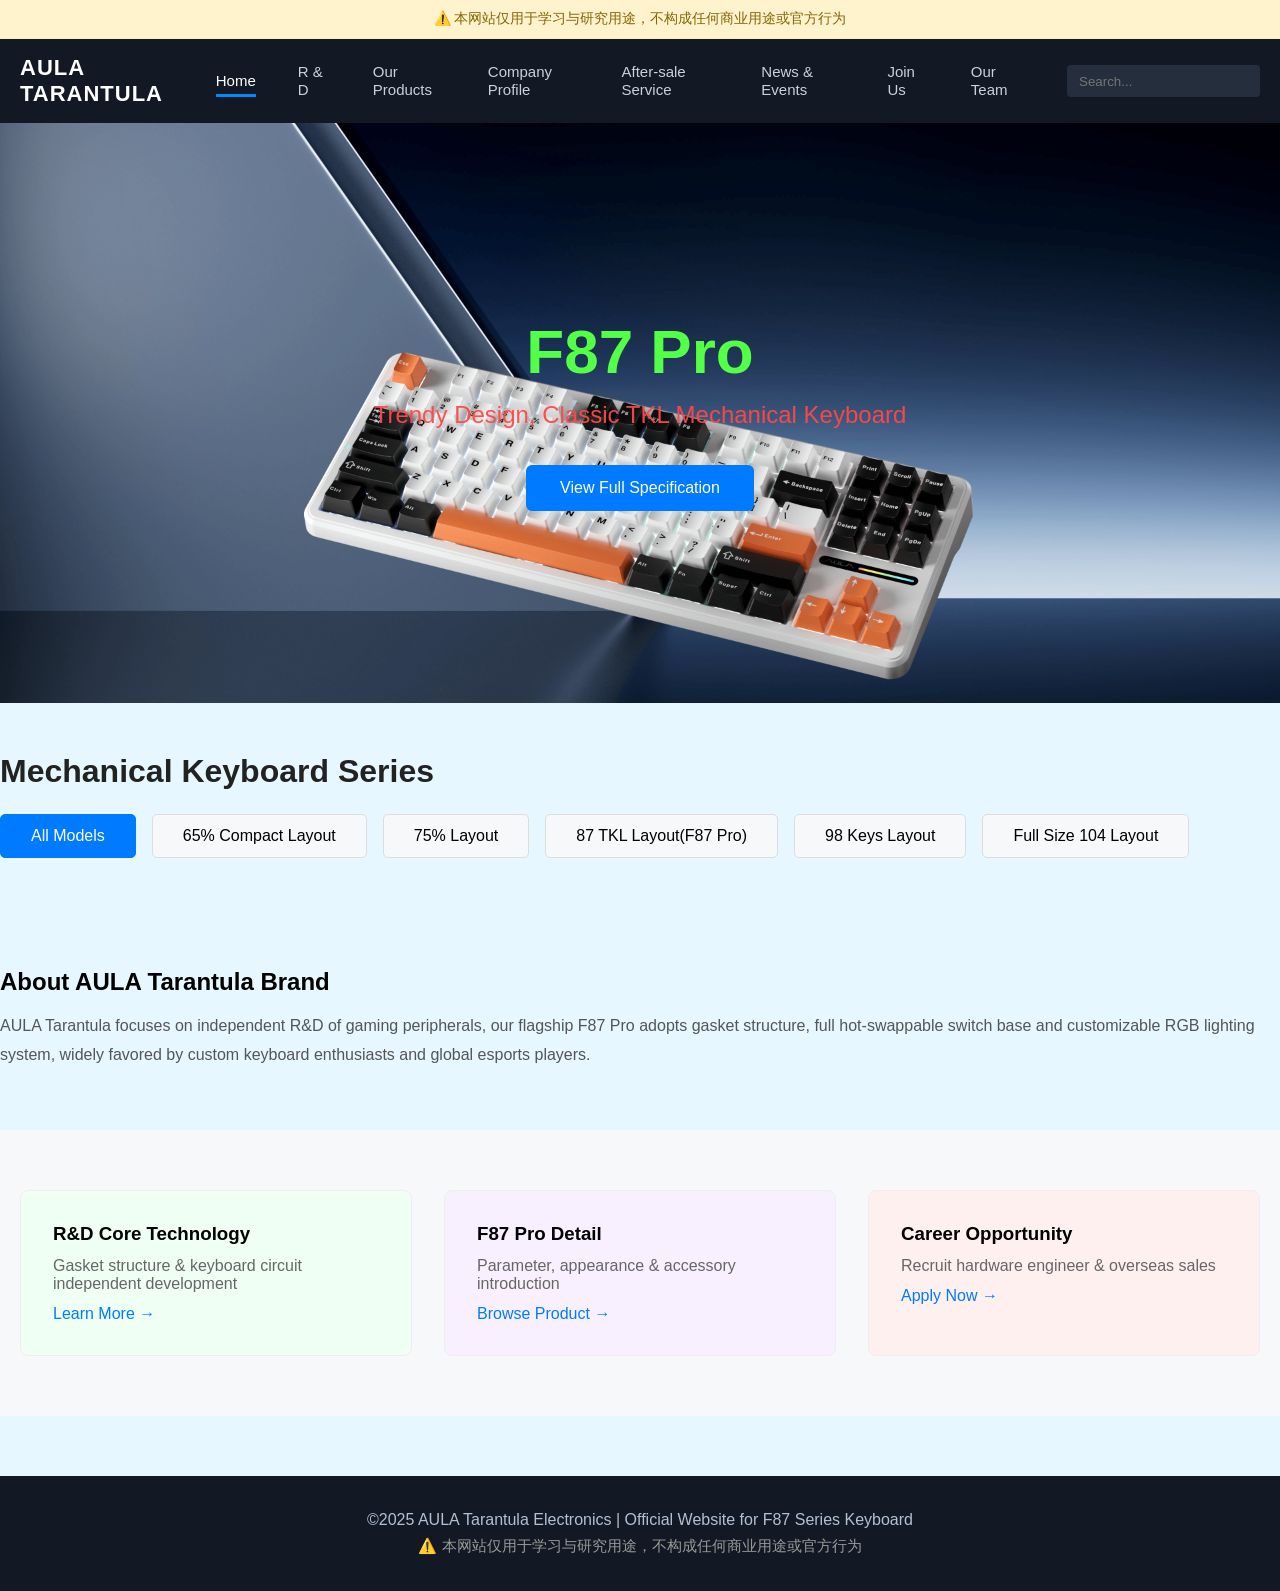
<file: index.html>
<!DOCTYPE html>
<html lang="en">
<head>
    <meta charset="UTF-8">
    <meta name="viewport" content="width=device-width, initial-scale=1.0">
    <title>AULA Tarantula | F87 Pro Official Site</title>
    <link rel="stylesheet" href="css/style.css">
    <style>
        /* 新增提示框样式 */
        .disclaimer {
            background-color: #fff3cd;
            color: #856404;
            padding: 10px;
            text-align: center;
            font-size: 14px;
            border-bottom: 1px solid #ffeeba;
        }
    </style>
</head>
<body style="background-color: #e6f7ff;"> <!-- 整体背景改为浅蓝色 -->

<!-- 新增：网站声明提示框 -->
<div class="disclaimer">
    ⚠️ 本网站仅用于学习与研究用途，不构成任何商业用途或官方行为
</div>

<!-- 顶部深色导航【完全复刻参考页黑色导航栏布局】 -->
<header class="header-nav">
    <div class="container">
        <div class="logo">
            <h2>AULA TARANTULA</h2>
        </div>
        <nav class="nav-menu">
            <ul>
                <li><a href="index.html" class="active">Home</a></li>
                <li><a href="pages/rd.html">R & D</a></li>
                <li><a href="pages/products.html">Our Products</a></li>
                <li><a href="pages/company.html">Company Profile</a></li>
                <li><a href="pages/service.html">After-sale Service</a></li>
                <li><a href="pages/news.html">News & Events</a></li>
                <li><a href="pages/join.html">Join Us</a></li>
                <li><a href="pages/team.html">Our Team</a></li>
                <li class="search-box"><input placeholder="Search..."></li>
            </ul>
        </nav>
    </div>
</header>

<!-- Banner：背景替换为当前白橙F87Pro图，文字白色居中、按钮蓝色圆角，和示例排版一致 -->
<section class="banner" style="background: url('img/f87-banner.jpg') center/cover no-repeat; height:580px;">
    <div class="banner-content">
        <h1 style="color:#54ff48; font-size:62px;">F87 Pro</h1>
        <p style="color:#ff4848; font-size:24px; margin:14px 0 36px;">Trendy Design, Classic TKL Mechanical Keyboard</p>
        <a href="pages/products.html" class="btn">View Full Specification</a>
    </div>
</section>

<!-- 产品分类筛选区 -->
<section class="product-tab-area container">
    <h2>Mechanical Keyboard Series</h2>
    <div class="tab-btn-group">
        <div class="tab-btn active">All Models</div>
        <div class="tab-btn">65% Compact Layout</div>
        <div class="tab-btn">75% Layout</div>
        <div class="tab-btn">87 TKL Layout(F87 Pro)</div>
        <div class="tab-btn">98 Keys Layout</div>
        <div class="tab-btn">Full Size 104 Layout</div>
    </div>
</section>

<!-- 品牌介绍板块 -->
<section class="intro-section container" style="padding:60px 0;">
    <h2>About AULA Tarantula Brand</h2>
    <p style="margin-top:16px;line-height:1.8;color:#555;">AULA Tarantula focuses on independent R&D of gaming peripherals, our flagship F87 Pro adopts gasket structure, full hot-swappable switch base and customizable RGB lighting system, widely favored by custom keyboard enthusiasts and global esports players.</p>
</section>

<!-- 功能快捷卡片 -->
<section class="quick-link" style="background:#f7f8fa;padding:60px 0;">
    <div class="container" style="display:flex;gap:32px;">
        <!-- 第一个卡片：浅绿色 -->
        <div class="link-card" style="flex:1;padding:32px;background:#f0fff4;border-radius:8px;">
            <h3>R&D Core Technology</h3>
            <p style="margin:12px 0;color:#666;">Gasket structure & keyboard circuit independent development</p>
            <a href="pages/rd.html" style="color:#007bff;">Learn More →</a>
        </div>
        <!-- 第二个卡片：浅紫色 -->
        <div class="link-card" style="flex:1;padding:32px;background:#f8f0ff;border-radius:8px;">
            <h3>F87 Pro Detail</h3>
            <p style="margin:12px 0;color:#666;">Parameter, appearance & accessory introduction</p>
            <a href="pages/products.html" style="color:#007bff;">Browse Product →</a>
        </div>
        <!-- 第三个卡片：浅红色 -->
        <div class="link-card" style="flex:1;padding:32px;background:#fff0f0;border-radius:8px;">
            <h3>Career Opportunity</h3>
            <p style="margin:12px 0;color:#666;">Recruit hardware engineer & overseas sales</p>
            <a href="pages/join.html" style="color:#007bff;">Apply Now →</a>
        </div>
    </div>
</section>

<!-- 页脚 -->
<footer class="footer">
    <p>©2025 AULA Tarantula Electronics | Official Website for F87 Series Keyboard</p>
    <p style="margin-top:8px; font-size:15px; color:#999;">⚠️ 本网站仅用于学习与研究用途，不构成任何商业用途或官方行为</p>
</footer>
</body>
</html>
</file>
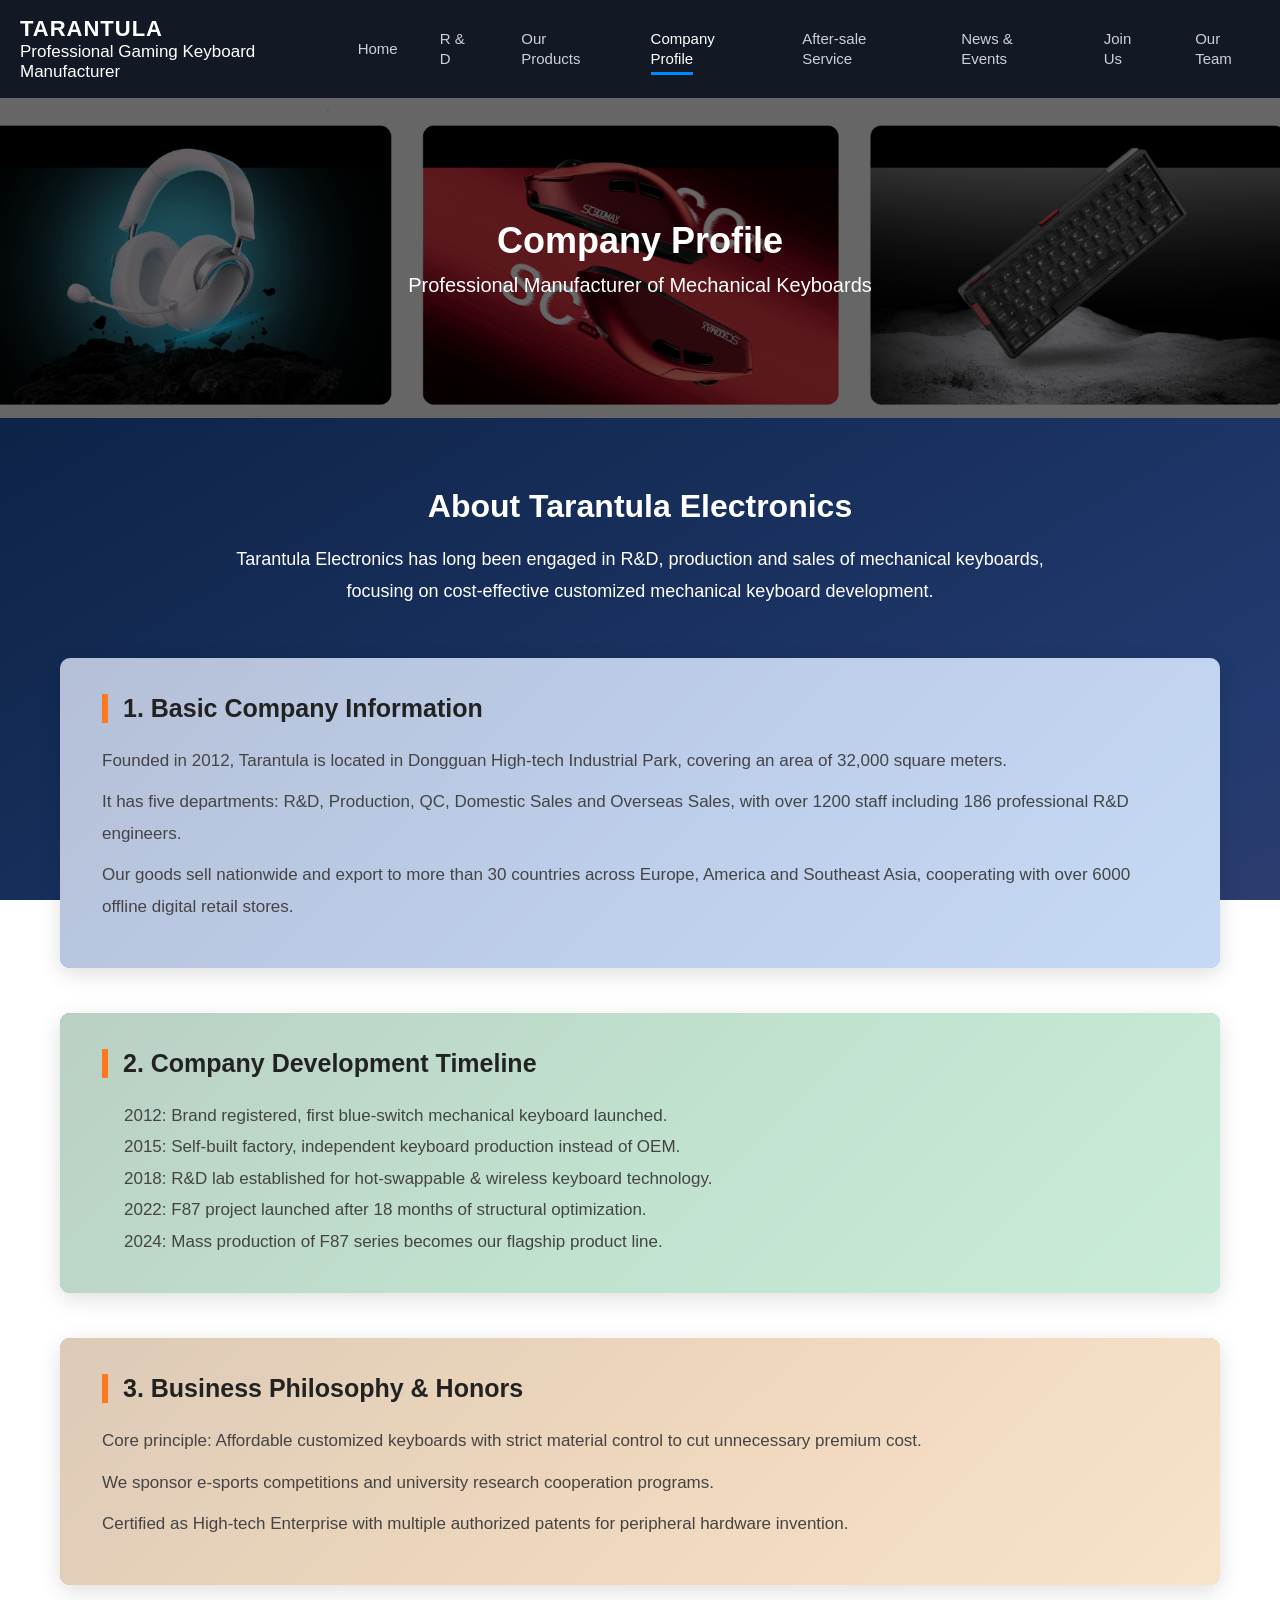
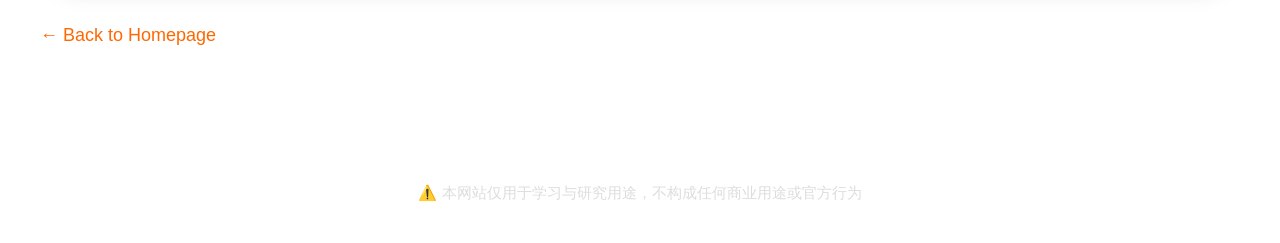
<file: pages/company.html>
<!DOCTYPE html>
<html lang="en">
<head>
    <meta charset="UTF-8">
    <meta name="viewport" content="width=device-width, initial-scale=1.0">
    <title>Company Profile | Tarantula</title>
    <link rel="stylesheet" href="../css/style.css">
    <style>
        /* Page global animated gradient background */
        html, body {
            margin: 0;
            padding: 0;
            min-height: 100vh;
            background: linear-gradient(150deg,#051937,#223b70,#704264,#cc703c,#882020);
            background-size: 350% 350%;
            animation: bgRun 22s ease infinite;
            background-attachment: fixed;
        }
        @keyframes bgRun {
            0% {background-position: 0% 30%;}
            50% {background-position: 100% 70%;}
            100% {background-position: 0% 30%;}
        }
        body {
            font-size:17px;
            font-family: "Microsoft Yahei",sans-serif;
        }
        /* Banner keeps background image */
        .com-banner{
            height:320px;
            background:linear-gradient(rgba(0,0,0,0.6),rgba(0,0,0,0.6)), url('../img/company-banner.jpg');
            background-size: cover;
            background-position: center;
            color:#fff;
            display:flex;
            flex-direction:column;
            align-items:center;
            justify-content:center;
        }
        .com-banner h1{
            font-size:36px;
            margin-bottom:12px;
        }
        .com-banner p{
            font-size:20px;
        }
        .com-wrap{
            padding:70px 0;
        }
        .com-grid{
            display:grid;
            grid-template-columns: 1fr;
            gap:45px;
            max-width:1200px;
            margin:0 auto;
            padding:0 20px;
        }
        /* Card common style */
        .com-card{
            border-radius:10px;
            box-shadow:0 6px 22px rgba(0,0,0,0.13);
            padding:36px 42px;
            position:relative;
            overflow:hidden;
            transition: transform 0.3s ease,box-shadow 0.3s;
        }
        .com-card:hover{
            transform: translateY(-6px);
            box-shadow:0 12px 32px rgba(0,0,0,0.16);
        }
        /* White translucent overlay for readable text */
        .com-card::before{
            content:"";
            position:absolute;
            left:0;top:0;
            width:100%;height:100%;
            background:rgba(255,255,255,0.68);
            z-index:1;
        }
        .com-card > *{
            position:relative;
            z-index:2;
        }
        /* Three cards with pure CSS gradient fill, no images */
        .card-1{
            background: linear-gradient(135deg,#193b82,#3266bd,#4c89e0);
        }
        .card-2{
            background: linear-gradient(135deg,#286d47,#3da369,#58c489);
        }
        .card-3{
            background: linear-gradient(135deg,#955c20,#cc8230,#e9a95c);
        }

        .com-card h3{
            font-size:25px;
            color:#222;
            border-left:6px solid #ff7820;
            padding-left:15px;
            margin:0 0 22px 0;
        }
        .com-card p{
            color:#444;
            line-height:1.85;
            margin:10px 0;
        }
        .com-card ul{
            padding-left:22px;
            color:#444;
            line-height:1.85;
            margin:0;
        }
        .back-btn{
            display:inline-block;
            margin-top:40px;
            color:#ff6700;
            font-size:18px;
            text-decoration:none;
            padding-left:20px;
        }
        .com-top-desc {
            max-width:1200px;
            margin:0 auto 50px;
            padding:0 15px;
            text-align:center;
        }
        .com-top-desc h2 {
            font-size:32px;
            color:#fff;
            margin-bottom:18px;
        }
        .com-top-desc p {
            color:#fff;
            line-height:1.8;
            max-width:850px;
            margin:0 auto;
            font-size:18px;
        }
        footer{
            text-align:center;
            padding:40px 0;
            color:#fff;
        }
    </style>
</head>
<body>



<header class="header-nav">
    <div class="container">
        <div class="logo">
            <h2>TARANTULA</h2>
            <span style="color:#fff;">Professional Gaming Keyboard Manufacturer</span>
        </div>
        <nav class="nav-menu">
            <ul>
                <li><a href="../index.html">Home</a></li>
                <li><a href="rd.html">R & D</a></li>
                <li><a href="products.html">Our Products</a></li>
                <li><a href="company.html" class="active">Company Profile</a></li>
                <li><a href="service.html">After-sale Service</a></li>
                <li><a href="news.html">News & Events</a></li>
                <li><a href="join.html">Join Us</a></li>
                <li><a href="team.html">Our Team</a></li>
            </ul>
        </nav>
    </div>
</header>
<section class="com-banner">
    <h1>Company Profile</h1>
    <p>Professional Manufacturer of Mechanical Keyboards</p>
</section>
<section class="com-wrap">
    <div class="container">
        <div class="com-top-desc">
            <h2>About Tarantula Electronics</h2>
            <p>Tarantula Electronics has long been engaged in R&D, production and sales of mechanical keyboards, focusing on cost-effective customized mechanical keyboard development.</p>
        </div>
        <div class="com-grid">
            <div class="com-card card-1">
                <h3>1. Basic Company Information</h3>
                <p>Founded in 2012, Tarantula is located in Dongguan High-tech Industrial Park, covering an area of 32,000 square meters.</p>
                <p>It has five departments: R&D, Production, QC, Domestic Sales and Overseas Sales, with over 1200 staff including 186 professional R&D engineers.</p>
                <p>Our goods sell nationwide and export to more than 30 countries across Europe, America and Southeast Asia, cooperating with over 6000 offline digital retail stores.</p>
            </div>
            <div class="com-card card-2">
                <h3>2. Company Development Timeline</h3>
                <ul>
                    <li>2012: Brand registered, first blue-switch mechanical keyboard launched.</li>
                    <li>2015: Self-built factory, independent keyboard production instead of OEM.</li>
                    <li>2018: R&D lab established for hot-swappable & wireless keyboard technology.</li>
                    <li>2022: F87 project launched after 18 months of structural optimization.</li>
                    <li>2024: Mass production of F87 series becomes our flagship product line.</li>
                </ul>
            </div>
            <div class="com-card card-3">
                <h3>3. Business Philosophy & Honors</h3>
                <p>Core principle: Affordable customized keyboards with strict material control to cut unnecessary premium cost.</p>
                <p>We sponsor e-sports competitions and university research cooperation programs.</p>
                <p>Certified as High-tech Enterprise with multiple authorized patents for peripheral hardware invention.</p>
            </div>
        </div>
        <a href="../index.html" class="back-btn">← Back to Homepage</a>
    </div>
</section>
<footer>
    <p>© 2025 Tarantula Electronics. All Rights Reserved | Official Website for F87 Keyboard</p>

    <p style="margin-top:8px;font-size:15px;color:#ddd;">⚠️ 本网站仅用于学习与研究用途，不构成任何商业用途或官方行为</p>

</footer>
</body>
</html>
</file>
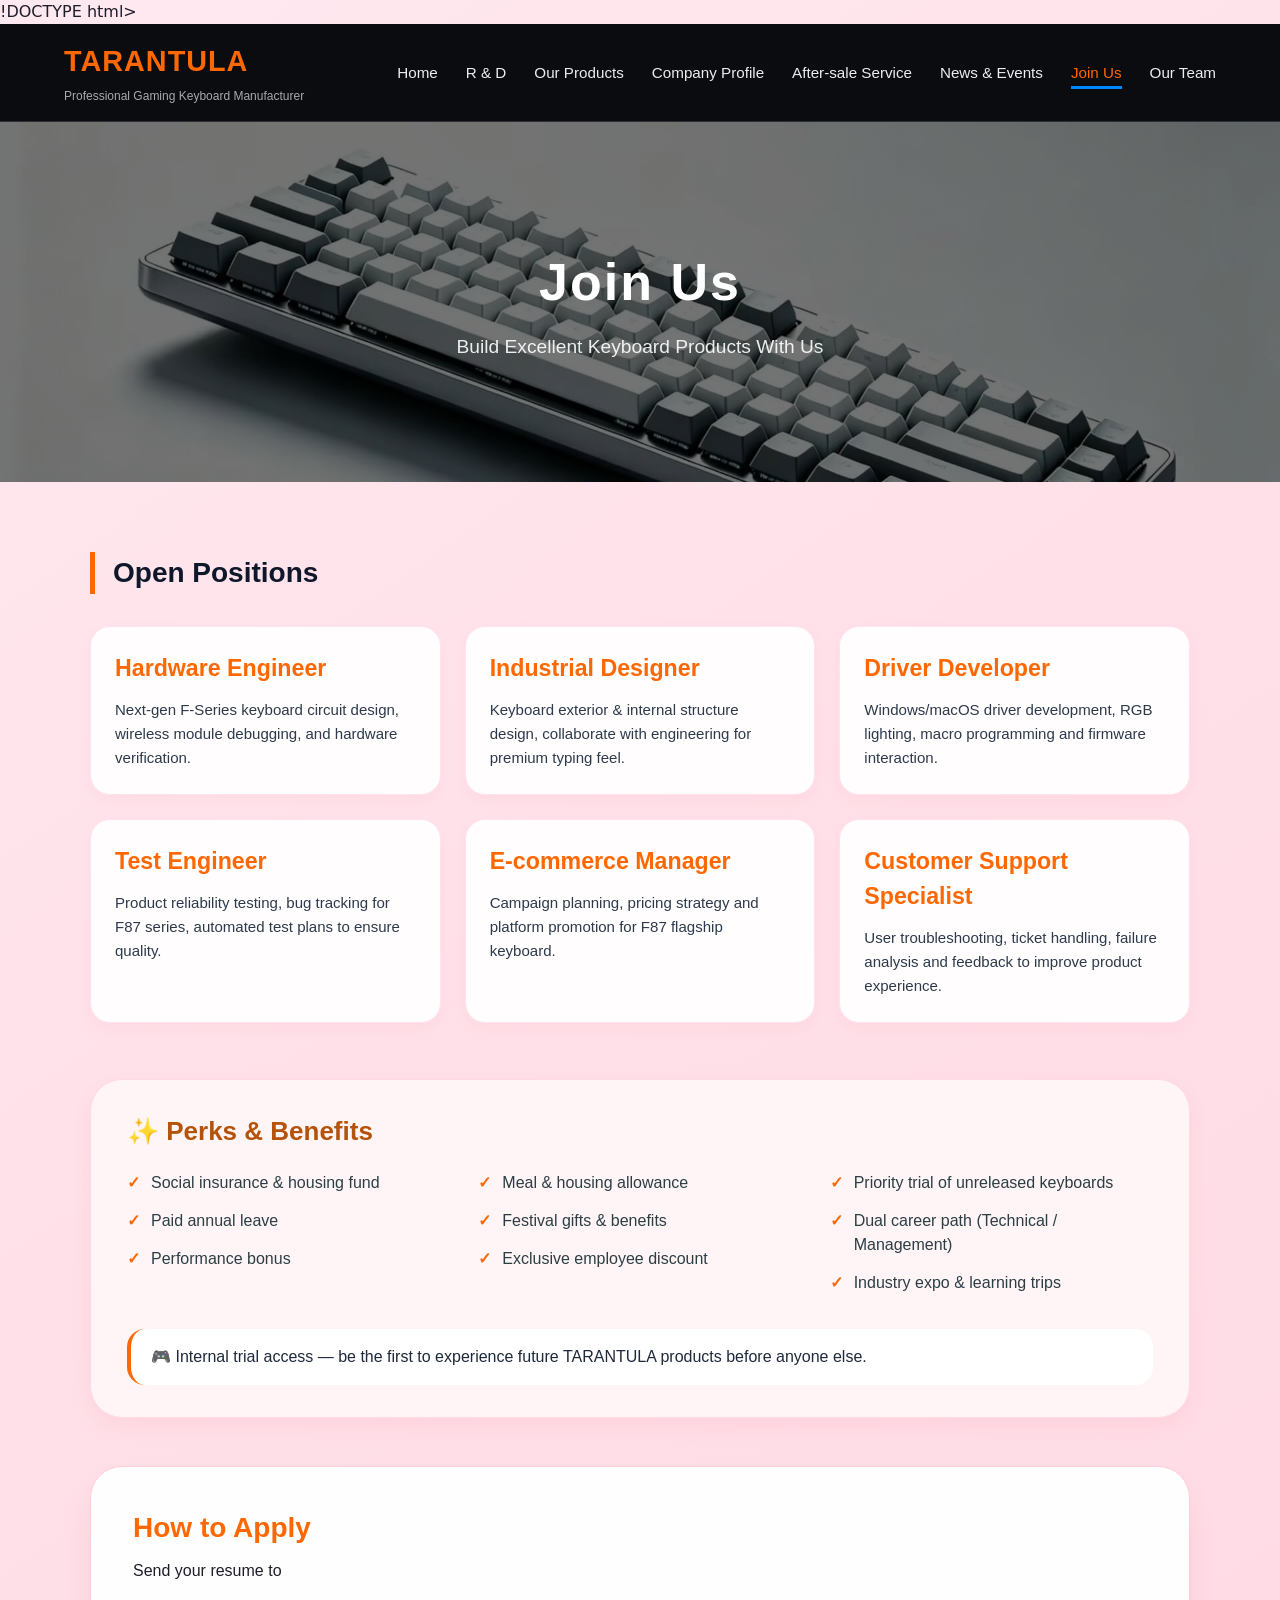
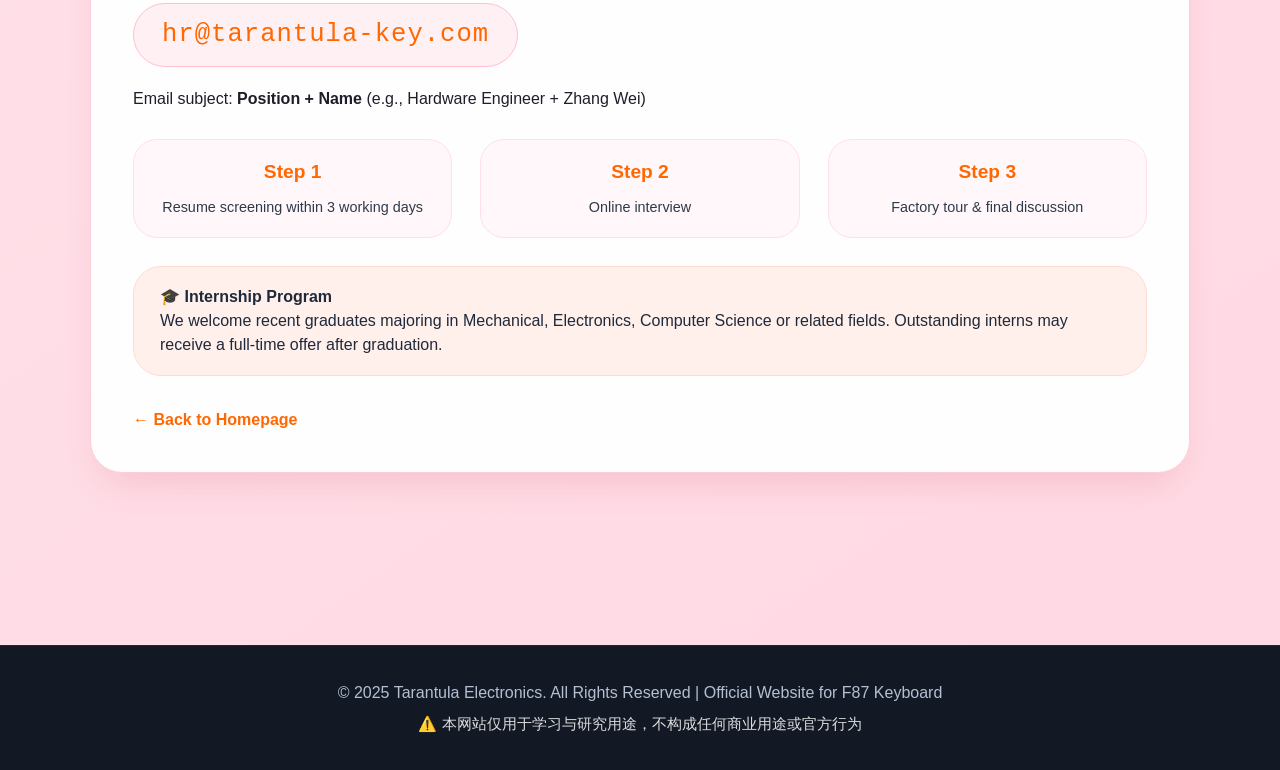
<file: pages/join.html>
!DOCTYPE html>
<html lang="en">
<head>
    <meta charset="UTF-8">
    <meta name="viewport" content="width=device-width, initial-scale=1.0, viewport-fit=cover">
    <title>Join Us | Tarantula · 加入狼蛛</title>
    <!-- 保持原风格但修改正文背景为粉色渐变，其他组件保持清晰优雅 -->
    <link rel="stylesheet" href="../css/style.css">
    <style>
        * {
            margin: 0;
            padding: 0;
            box-sizing: border-box;
        }

        body {
            font-family: system-ui, 'Segoe UI', 'PingFang SC', Roboto, 'Helvetica Neue', sans-serif;
            /* 核心修改：正文背景改为柔和粉色渐变 (从淡粉到暖粉白) */
            background: linear-gradient(145deg, #ffe9f0 0%, #ffe0e8 40%, #ffd9e4 100%);
            color: #1e1e2a;
            line-height: 1.5;
        }

        /* 导航栏保持暗黑风格，不融入粉色保证高级感 */
        .header-nav {
            background: #0a0c10;
            padding: 16px 0;
            border-bottom: 1px solid #2c2f36;
            position: sticky;
            top: 0;
            z-index: 100;
        }

        .container {
            max-width: 1200px;
            margin: 0 auto;
            padding: 0 24px;
        }

        .header-nav .container {
            display: flex;
            justify-content: space-between;
            align-items: center;
            flex-wrap: wrap;
        }

        .logo h2 {
            color: #ff6700;
            font-size: 1.8rem;
            letter-spacing: 1px;
            margin-bottom: 4px;
        }

        .logo span {
            font-size: 0.75rem;
            color: #aaa;
            display: block;
        }

        .nav-menu ul {
            display: flex;
            gap: 28px;
            list-style: none;
        }

        .nav-menu a {
            text-decoration: none;
            color: #eaeef2;
            font-weight: 500;
            font-size: 0.95rem;
            transition: 0.2s;
        }

        .nav-menu a:hover,
        .nav-menu a.active {
            color: #ff6700;
        }

        /* join-banner 区域完全按照原有设计，不作改动 (原代码不改变) */
        .join-banner {
            height: 360px;
            background: linear-gradient(rgba(0,0,0,0.55), rgba(0,0,0,0.55)), url('../img/join (1).jpg') center/cover no-repeat;
            background-size: cover;
            color: #fff;
            display: flex;
            flex-direction: column;
            align-items: center;
            justify-content: center;
            text-align: center;
        }

        .join-banner h1 {
            font-size: 52px;
            margin-bottom: 12px;
            letter-spacing: 2px;
        }

        .join-banner p {
            font-size: 1.2rem;
            opacity: 0.9;
        }

        /* 主内容区背景透明继承body粉色渐变，卡片背景适度白色/暖白，保持风格清新 */
        .join-wrap {
            padding: 70px 0 80px;
            max-width: 1100px;
            margin: 0 auto;
        }

        .section-title {
            font-size: 28px;
            font-weight: 700;
            margin-bottom: 32px;
            border-left: 5px solid #ff6700;
            padding-left: 18px;
            color: #0f172a;
            background: transparent;
        }

        .jobs-grid {
            display: grid;
            grid-template-columns: repeat(auto-fill, minmax(320px, 1fr));
            gap: 24px;
            margin-bottom: 56px;
        }

        /* 卡片采用柔和透白底，与粉渐变融合优雅 */
        .job-card {
            background: rgba(255, 255, 255, 0.92);
            backdrop-filter: blur(0px);
            border-radius: 20px;
            padding: 24px;
            transition: all 0.25s ease;
            border: 1px solid #ffe2ec;
            box-shadow: 0 6px 14px rgba(255, 140, 170, 0.08);
        }

        .job-card:hover {
            transform: translateY(-4px);
            border-color: #ffaaaf;
            box-shadow: 0 20px 28px -14px rgba(231, 87, 116, 0.2);
            background: #ffffff;
        }

        .job-card h3 {
            color: #ff6700;
            font-size: 1.45rem;
            font-weight: 600;
            margin-bottom: 12px;
        }

        .job-card p {
            color: #2d3a4b;
            line-height: 1.6;
            font-size: 0.94rem;
        }

        /* 福利区域保留暖系但微调背景与粉渐变呼应 */
        .benefits-section {
            background: #fff5f7;
            border-radius: 32px;
            padding: 32px 36px;
            margin: 48px 0 48px;
            border: 1px solid #ffd9e5;
            box-shadow: 0 8px 18px rgba(255, 120, 150, 0.1);
        }

        .benefits-section h3 {
            font-size: 26px;
            font-weight: 700;
            color: #b45309;
            margin-bottom: 20px;
        }

        .benefits-grid {
            display: flex;
            flex-wrap: wrap;
            gap: 28px;
            justify-content: space-between;
        }

        .benefits-col {
            flex: 1;
            min-width: 180px;
        }

        .benefits-col ul {
            list-style: none;
        }

        .benefits-col li {
            margin-bottom: 14px;
            padding-left: 24px;
            position: relative;
            font-weight: 500;
            color: #2c3e44;
        }

        .benefits-col li::before {
            content: "✓";
            color: #ff6700;
            font-weight: bold;
            position: absolute;
            left: 0;
        }

        .highlight-benefit {
            background: white;
            border-radius: 18px;
            padding: 16px 20px;
            margin-top: 20px;
            border-left: 4px solid #ff6700;
            font-weight: 500;
            color: #1e293b;
        }

        /* 申请卡片同样透明白风格，优雅提升 */
        .apply-card {
            background: rgba(255, 255, 255, 0.96);
            border-radius: 32px;
            padding: 40px 42px;
            margin: 40px 0 32px;
            box-shadow: 0 20px 36px -12px rgba(200, 80, 100, 0.2);
            border: 1px solid #ffccda;
            backdrop-filter: blur(0px);
        }

        .apply-card h3 {
            font-size: 28px;
            margin-bottom: 10px;
            color: #ff6700;
            font-weight: 700;
        }

        .email-big {
            font-size: 1.6rem;
            font-family: monospace;
            background: #fff0f4;
            display: inline-block;
            padding: 12px 28px;
            border-radius: 48px;
            margin: 20px 0 16px;
            letter-spacing: 1px;
            border: 1px solid #ffbfcf;
            color: #ff6700;
            word-break: break-all;
        }

        .process-steps {
            display: flex;
            flex-wrap: wrap;
            gap: 28px;
            margin: 28px 0;
        }

        .step {
            flex: 1;
            background: #fff7f9;
            border-radius: 24px;
            padding: 18px 12px;
            text-align: center;
            border: 1px solid #ffdfe8;
        }

        .step strong {
            color: #ff6700;
            font-size: 1.2rem;
            display: block;
            margin-bottom: 10px;
        }

        .step span {
            color: #2d3a4b;
            font-size: 0.9rem;
        }

        .intern-box {
            background: #fff0eb;
            border-radius: 28px;
            padding: 18px 26px;
            margin-top: 24px;
            border: 1px solid #ffdad2;
            color: #1e293b;
        }

        .back-home {
            display: inline-flex;
            align-items: center;
            gap: 8px;
            margin-top: 32px;
            color: #ff6700;
            text-decoration: none;
            font-weight: 600;
            transition: 0.2s;
        }

        .back-home:hover {
            gap: 12px;
            color: #b45309;
        }

        footer {
            background: #0a0c10;
            padding: 32px 0;
            text-align: center;
            color: #8a99b0;
            border-top: 1px solid #23262e;
        }

        @media (max-width: 768px) {
            .header-nav .container {
                flex-direction: column;
                gap: 12px;
            }

            .nav-menu ul {
                flex-wrap: wrap;
                justify-content: center;
                gap: 16px;
            }

            .join-banner h1 {
                font-size: 32px;
            }

            .apply-card {
                padding: 28px 20px;
            }

            .email-big {
                font-size: 1.1rem;
            }

            .benefits-grid {
                flex-direction: column;
            }

            .process-steps {
                flex-direction: column;
            }
        }

        /* 确保body背景粉色渐变完全覆盖，同时footer不受影响 */
        .join-wrap *::selection {
            background: #ffcddc;
        }
    </style>
</head>
<body>
<header class="header-nav">
    <div class="container">
        <div class="logo">
            <h2>TARANTULA</h2>
            <span>Professional Gaming Keyboard Manufacturer</span>
        </div>
        <nav class="nav-menu">
            <ul>
                <li><a href="../index.html">Home</a></li>
                <li><a href="rd.html">R & D</a></li>
                <li><a href="products.html">Our Products</a></li>
                <li><a href="company.html">Company Profile</a></li>
                <li><a href="service.html">After-sale Service</a></li>
                <li><a href="news.html">News & Events</a></li>
                <li><a href="join.html" class="active">Join Us</a></li>
                <li><a href="team.html">Our Team</a></li>
            </ul>
        </nav>
    </div>
</header>

<section class="join-banner">
    <h1>Join Us</h1>
    <p>Build Excellent Keyboard Products With Us</p>
</section>

<div class="join-wrap container">
    <!-- Open Positions -->
    <div class="section-title">Open Positions</div>
    <div class="jobs-grid">
        <div class="job-card">
            <h3>Hardware Engineer</h3>
            <p>Next-gen F-Series keyboard circuit design, wireless module debugging, and hardware verification.</p>
        </div>
        <div class="job-card">
            <h3>Industrial Designer</h3>
            <p>Keyboard exterior & internal structure design, collaborate with engineering for premium typing feel.</p>
        </div>
        <div class="job-card">
            <h3>Driver Developer</h3>
            <p>Windows/macOS driver development, RGB lighting, macro programming and firmware interaction.</p>
        </div>
        <div class="job-card">
            <h3>Test Engineer</h3>
            <p>Product reliability testing, bug tracking for F87 series, automated test plans to ensure quality.</p>
        </div>
        <div class="job-card">
            <h3>E-commerce Manager</h3>
            <p>Campaign planning, pricing strategy and platform promotion for F87 flagship keyboard.</p>
        </div>
        <div class="job-card">
            <h3>Customer Support Specialist</h3>
            <p>User troubleshooting, ticket handling, failure analysis and feedback to improve product experience.</p>
        </div>
    </div>

    <!-- Perks & Benefits -->
    <div class="benefits-section">
        <h3>✨ Perks & Benefits</h3>
        <div class="benefits-grid">
            <div class="benefits-col">
                <ul>
                    <li>Social insurance & housing fund</li>
                    <li>Paid annual leave</li>
                    <li>Performance bonus</li>
                </ul>
            </div>
            <div class="benefits-col">
                <ul>
                    <li>Meal & housing allowance</li>
                    <li>Festival gifts & benefits</li>
                    <li>Exclusive employee discount</li>
                </ul>
            </div>
            <div class="benefits-col">
                <ul>
                    <li>Priority trial of unreleased keyboards</li>
                    <li>Dual career path (Technical / Management)</li>
                    <li>Industry expo & learning trips</li>
                </ul>
            </div>
        </div>
        <div class="highlight-benefit">
            🎮 Internal trial access — be the first to experience future TARANTULA products before anyone else.
        </div>
    </div>

    <!-- How to Apply - 完全保持文字内容，干净无冒号冗余，背景继承粉色环境但卡片是柔和白色 -->
    <div class="apply-card">
        <h3> How to Apply</h3>
        <p>Send your resume to</p>
        <div class="email-big">hr@tarantula-key.com</div>
        <p style="margin-top: 4px;">Email subject: <strong>Position + Name</strong> (e.g., Hardware Engineer + Zhang Wei)</p>

        <div class="process-steps">
            <div class="step">
                <strong>Step 1</strong>
                <span>Resume screening within 3 working days</span>
            </div>
            <div class="step">
                <strong>Step 2</strong>
                <span>Online interview</span>
            </div>
            <div class="step">
                <strong>Step 3</strong>
                <span>Factory tour & final discussion</span>
            </div>
        </div>

        <div class="intern-box">
            🎓 <strong>Internship Program</strong><br>
            We welcome recent graduates majoring in Mechanical, Electronics, Computer Science or related fields.
            Outstanding interns may receive a full-time offer after graduation.
        </div>

        <a href="../index.html" class="back-home">← Back to Homepage</a>
    </div>
</div>

<footer class="footer">
    <div class="container">
        <p>© 2025 Tarantula Electronics. All Rights Reserved | Official Website for F87 Keyboard</p>
        <p style="margin-top:8px;font-size:15px;color:#ddd;">⚠️ 本网站仅用于学习与研究用途，不构成任何商业用途或官方行为</p>
    </div>
</footer>
</body>
</html>
</file>
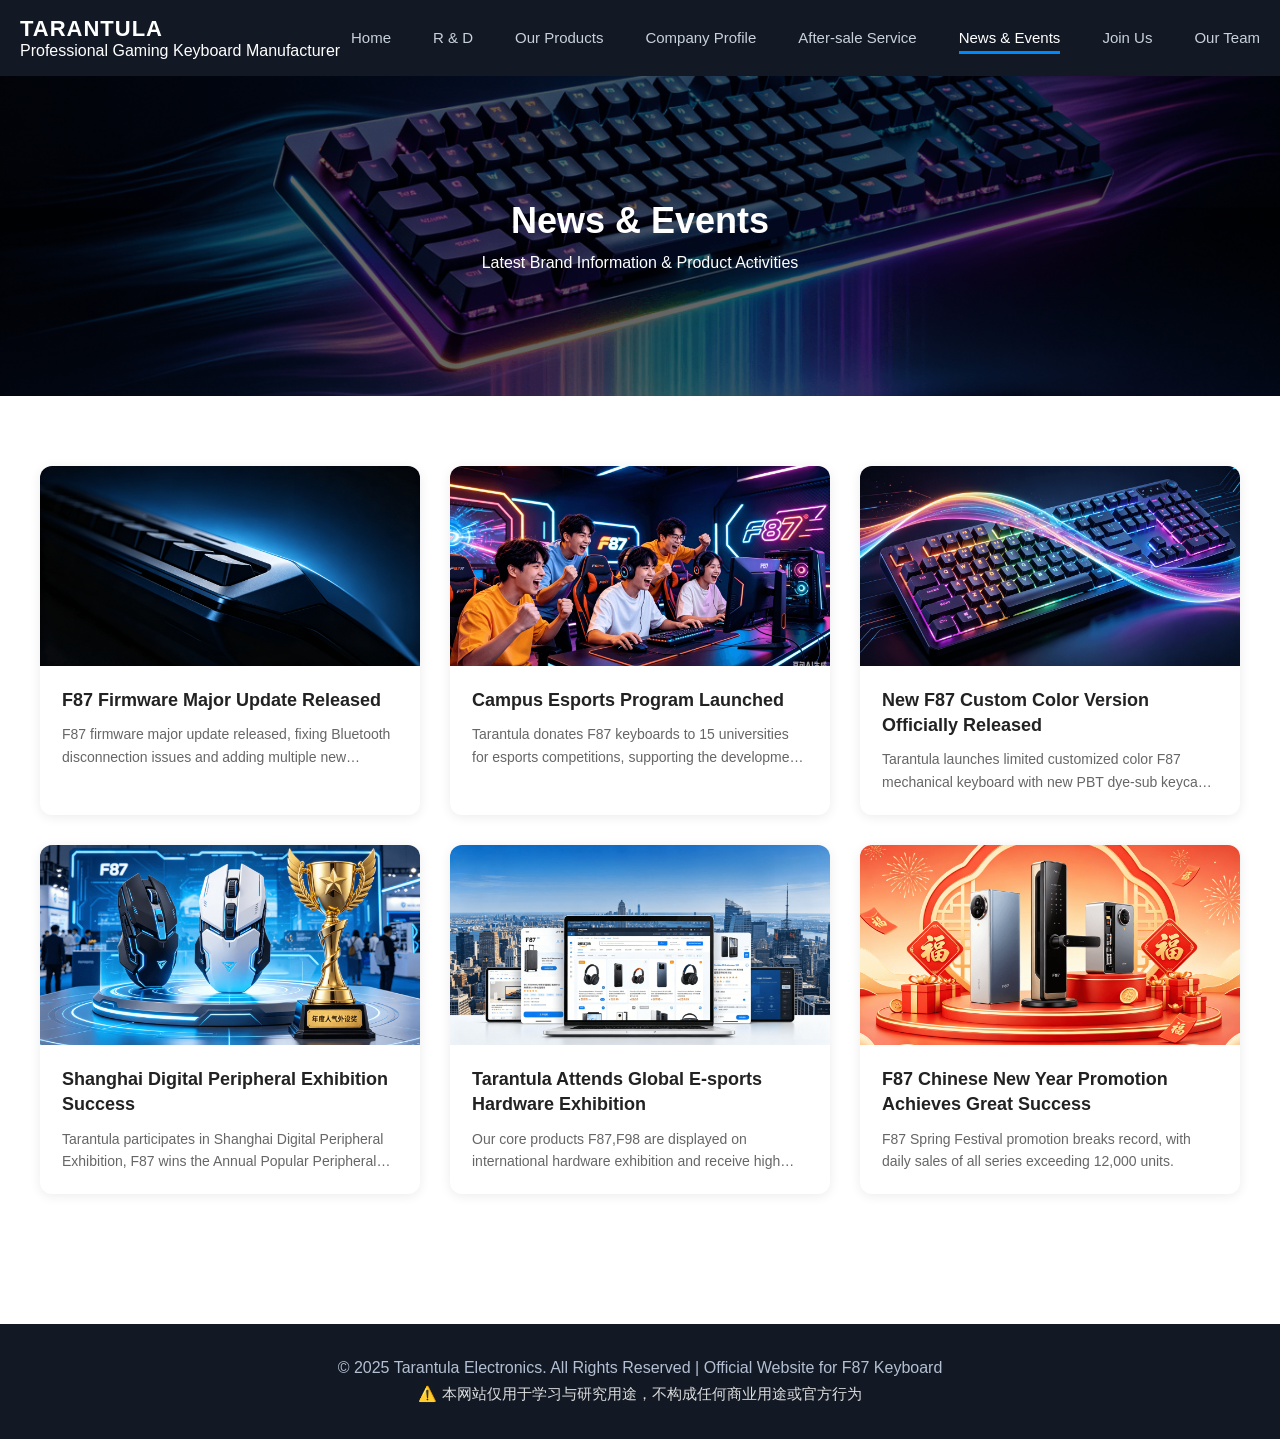
<file: pages/news.html>
<!DOCTYPE html>
<html lang="en">
<head>
    <meta charset="UTF-8">
    <meta name="viewport" content="width=device-width, initial-scale=1.0">
    <title>News & Events | Tarantula</title>
    <link rel="stylesheet" href="../css/style.css">
    <style>
        .news-banner {
            height: 320px;
            background: linear-gradient(rgba(0,0,0,0.6), rgba(0,0,0,0.6)), url('../img/new1.png') center/cover no-repeat;
            color: #fff;
            display: flex;
            flex-direction: column;
            align-items: center;
            justify-content: center;
            text-align: center;
        }
        .news-banner h1 {font-size:36px;margin-bottom:12px;}
        .news-wrap{padding:70px 0;max-width:1200px;margin:0 auto;}
        .news-grid{display:grid;grid-template-columns:repeat(3,1fr);gap:30px;}
        .news-card{
            background:#fff;border-radius:12px;overflow:hidden;box-shadow:0 2px 12px rgba(0,0,0,0.08);
            transition:all 0.4s ease;cursor:pointer;position:relative;
        }
        .news-card:hover{
            transform:translateY(-8px);box-shadow:0 12px 32px rgba(0,0,0,0.15);
        }
        .news-card:hover .news-image .news-overlay{opacity:1;}
        .news-card:hover .news-image img{transform:scale(1.1);}
        .news-image{
            height:200px;overflow:hidden;position:relative;
        }
        .news-image img{
            width:100%;height:100%;object-fit:cover;transition:transform 0.5s ease;
        }
        .news-overlay{
            position:absolute;bottom:0;left:0;right:0;padding:20px;
            background:linear-gradient(transparent, rgba(0,0,0,0.8));
            color:#fff;opacity:0;transition:opacity 0.3s ease;
        }
        .news-overlay .news-date{
            font-size:13px;color:#ff6700;font-weight:600;margin-bottom:8px;
        }
        .news-overlay h3{
            font-size:16px;margin:0;line-height:1.4;
        }
        .news-content{padding:22px;}
        .news-content h3{
            color:#222;font-size:18px;margin-bottom:10px;line-height:1.4;
        }
        .news-content p{
            color:#666;font-size:14px;line-height:1.6;margin:0;
            display:-webkit-box;-webkit-line-clamp:2;-webkit-box-orient:vertical;overflow:hidden;
        }
        .back{color:#ff6700;margin-top:40px;display:inline-block;font-weight:600;}
        @media(max-width:992px){
            .news-grid{grid-template-columns:repeat(2,1fr);}
        }
        @media(max-width:600px){
            .news-grid{grid-template-columns:1fr;}
        }
    </style>
</head>
<body>
<header class="header-nav">
    <div class="container">
        <div class="logo">
            <h2>TARANTULA</h2>
            <span style="color:#fff;">Professional Gaming Keyboard Manufacturer</span>
        </div>
        <nav class="nav-menu">
            <ul>
                <li><a href="../index.html">Home</a></li>
                <li><a href="rd.html">R & D</a></li>
                <li><a href="products.html">Our Products</a></li>
                <li><a href="company.html">Company Profile</a></li>
                <li><a href="service.html">After-sale Service</a></li>
                <li><a href="news.html" class="active">News & Events</a></li>
                <li><a href="join.html">Join Us</a></li>
                <li><a href="team.html">Our Team</a></li>
            </ul>
        </nav>
    </div>
</header>

<section class="news-banner">
    <h1>News & Events</h1>
    <p>Latest Brand Information & Product Activities</p>
</section>

<section class="news-wrap container">
    <div class="news-grid">
        <div class="news-card">
            <div class="news-image">
                <img src="../img/new2.png" alt="F87 Firmware Update">
                <div class="news-overlay">
                    <div class="news-date">June 15, 2025</div>
                    <h3>F87 Firmware Major Update Released</h3>
                </div>
            </div>
            <div class="news-content">
                <h3>F87 Firmware Major Update Released</h3>
                <p>F87 firmware major update released, fixing Bluetooth disconnection issues and adding multiple new customizable lighting effects for enhanced user experience.</p>
            </div>
        </div>
        <div class="news-card">
            <div class="news-image">
                <img src="../img/new3(1).jpg" alt="Campus Esports Program">
                <div class="news-overlay">
                    <div class="news-date">May 28, 2025</div>
                    <h3>Campus Esports Program Launched</h3>
                </div>
            </div>
            <div class="news-content">
                <h3>Campus Esports Program Launched</h3>
                <p>Tarantula donates F87 keyboards to 15 universities for esports competitions, supporting the development of campus gaming culture.</p>
            </div>
        </div>
        <div class="news-card">
            <div class="news-image">
                <img src="../img/new4.png" alt="Custom Color Version">
                <div class="news-overlay">
                    <div class="news-date">May 12, 2025</div>
                    <h3>New F87 Custom Color Version</h3>
                </div>
            </div>
            <div class="news-content">
                <h3>New F87 Custom Color Version Officially Released</h3>
                <p>Tarantula launches limited customized color F87 mechanical keyboard with new PBT dye-sub keycaps, popular among custom keyboard fans globally.</p>
            </div>
        </div>
        <div class="news-card">
            <div class="news-image">
                <img src="../img/new5.png" alt="Shanghai Exhibition">
                <div class="news-overlay">
                    <div class="news-date">April 28, 2025</div>
                    <h3>Shanghai Digital Peripheral Exhibition</h3>
                </div>
            </div>
            <div class="news-content">
                <h3>Shanghai Digital Peripheral Exhibition Success</h3>
                <p>Tarantula participates in Shanghai Digital Peripheral Exhibition, F87 wins the Annual Popular Peripheral Award.</p>
            </div>
        </div>
        <div class="news-card">
            <div class="news-image">
                <img src="../img/new6.png" alt="Global Esports Exhibition">
                <div class="news-overlay">
                    <div class="news-date">April 20, 2025</div>
                    <h3>Global E-sports Hardware Exhibition</h3>
                </div>
            </div>
            <div class="news-content">
                <h3>Tarantula Attends Global E-sports Hardware Exhibition</h3>
                <p>Our core products F87,F98 are displayed on international hardware exhibition and receive high praise from overseas distributors.</p>
            </div>
        </div>
        <div class="news-card">
            <div class="news-image">
                <img src="../img/new7.png" alt="Chinese New Year Promotion">
                <div class="news-overlay">
                    <div class="news-date">February 18, 2025</div>
                    <h3>F87 Chinese New Year Promotion</h3>
                </div>
            </div>
            <div class="news-content">
                <h3>F87 Chinese New Year Promotion Achieves Great Success</h3>
                <p>F87 Spring Festival promotion breaks record, with daily sales of all series exceeding 12,000 units.</p>
            </div>
        </div>
    </div>
</section>

<footer class="footer">
    <div class="container">
        <p>© 2025 Tarantula Electronics. All Rights Reserved | Official Website for F87 Keyboard</p>
        <p style="margin-top:8px;font-size:15px;color:#ddd;">⚠️ 本网站仅用于学习与研究用途，不构成任何商业用途或官方行为</p>
    </div>
</footer>
</body>
</html>
</file>
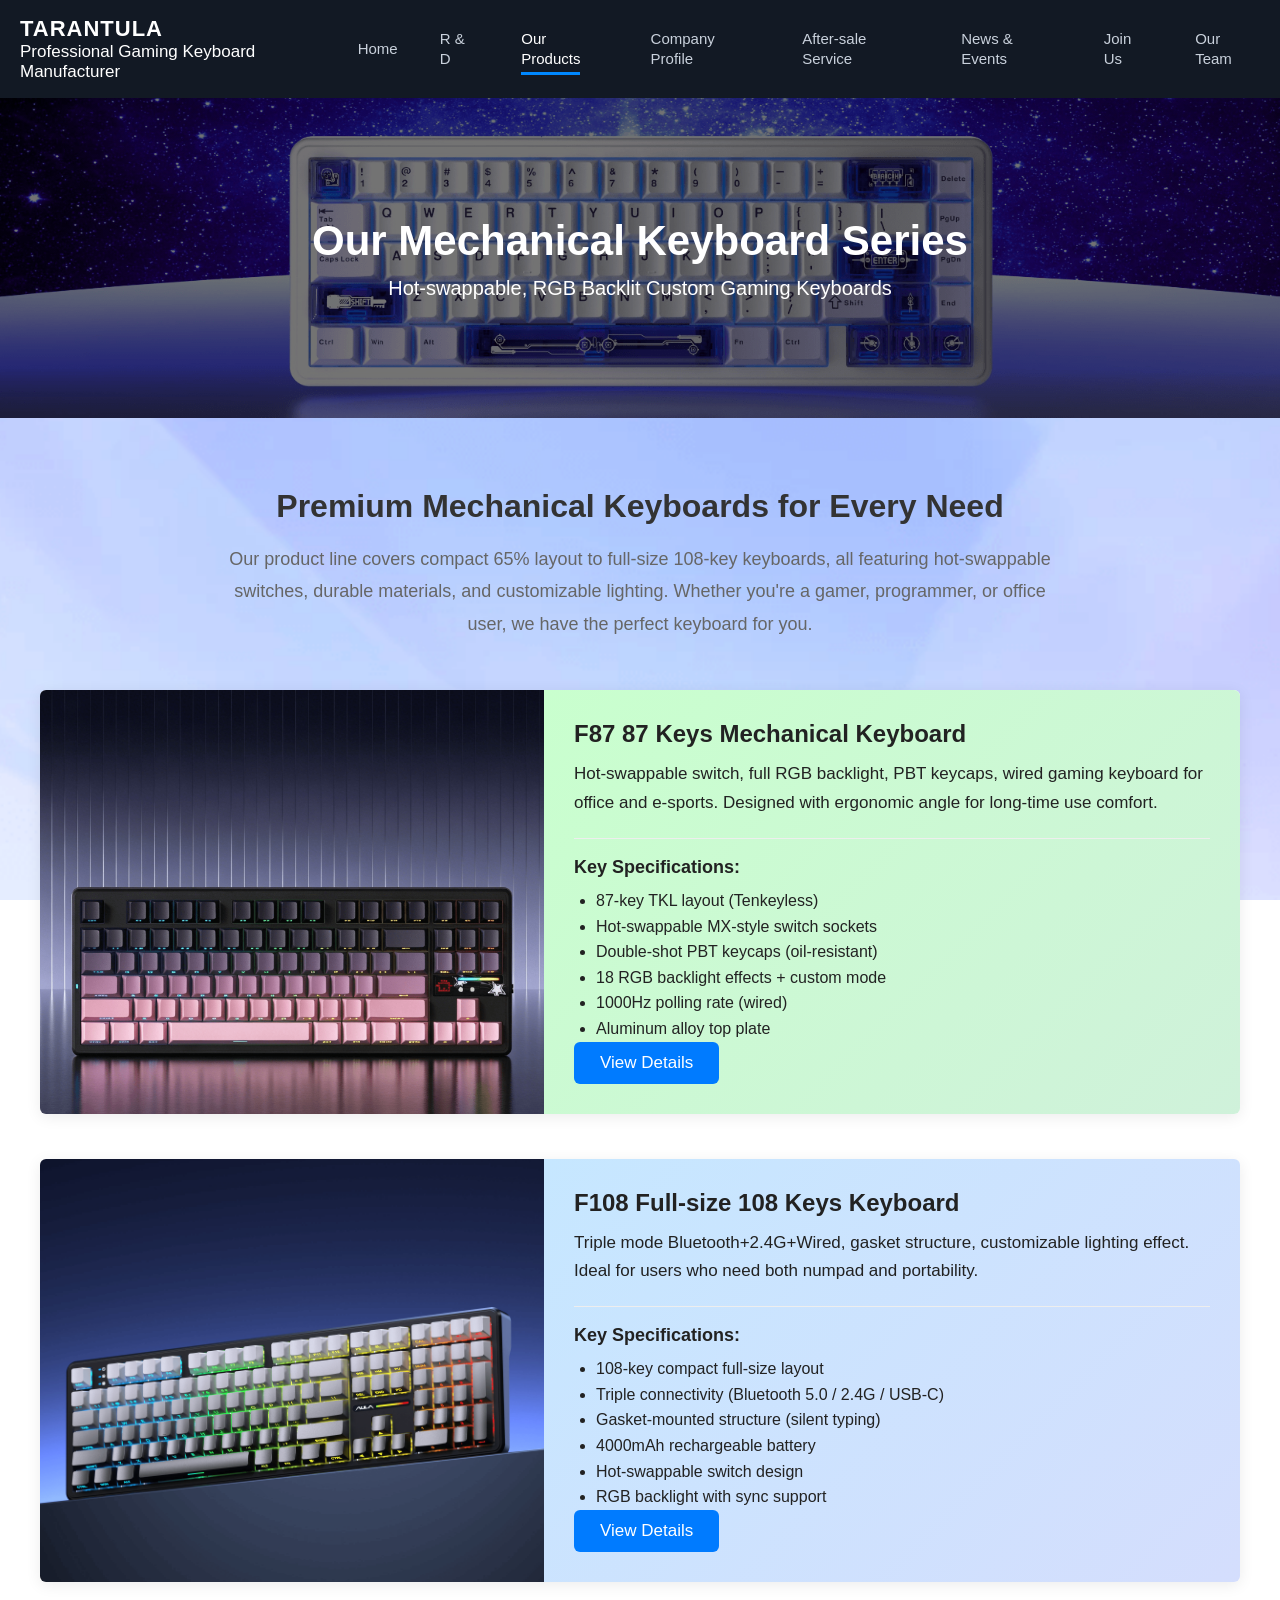
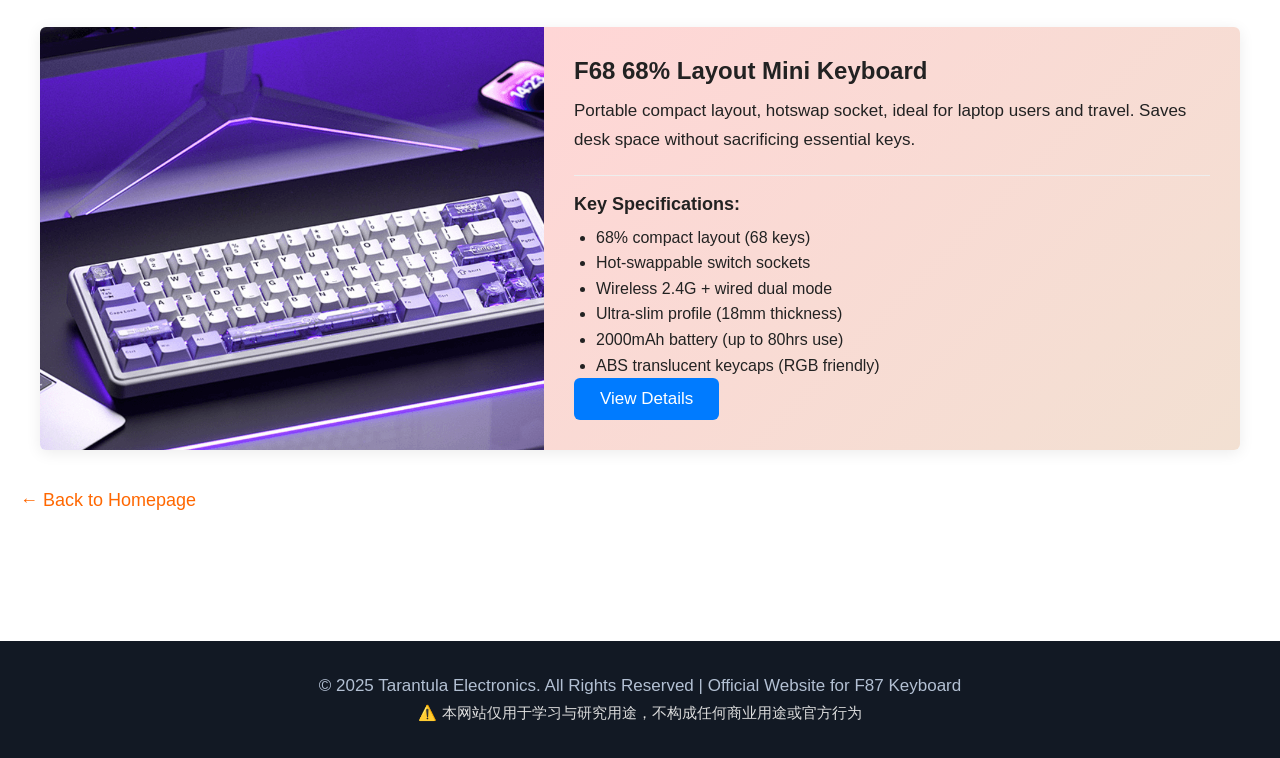
<file: pages/products.html>
<!DOCTYPE html>
<html lang="en">
<head>
    <meta charset="UTF-8">
    <meta name="viewport" content="width=device-width, initial-scale=1.0">
    <title>Our Products | Tarantula F87 Keyboard</title>
    <link rel="stylesheet" href="../css/style.css">
    <style>
        /* 全局全屏背景图 */
     html, body {
    margin: 0;
    padding: 0;
    min-height: 100%;
    background-image: url("../img/bg-image.jpg");
    background-size: cover;
    background-position: center;
    background-repeat: no-repeat;
    background-attachment: fixed;
}
/* 全局统一放大基础字体 */
body{
    font-size:17px;
}
       .pro-banner{
    height:320px;
    background:linear-gradient(rgba(0,0,0,0.55),rgba(0,0,0,0.55)), url('../img/f60-banner.jpg');
    background-size: cover;
    background-position: center;
    color:#fff;
    display:flex;
    flex-direction:column;
    align-items:center;
    justify-content:center;
}
        .pro-banner h1{
            font-size:42px;/*标题放大*/
            margin-bottom:12px;
        }
        .pro-banner p{
            font-size:20px;
        }
        .pro-wrap{
            padding:70px 0;
        }
        /* 网格改成单列竖向排列 */
        .pro-grid{
            display:grid;
            grid-template-columns: 1fr;
            gap:45px;
            max-width:1200px;
            margin:0 auto;
        }
        /*卡片：图片左，文字右横向排版*/
        .pro-card{
            background:#fff;
            box-shadow:0 3px 15px rgba(0,0,0,0.08);
            border-radius:6px;
            overflow:hidden;
            transition: transform 0.3s, box-shadow 0.3s;
            display:flex;
            flex-direction:row;/*左右布局*/
        }
        .pro-card:hover {
            transform: translateY(-8px);
            box-shadow:0 8px 25px rgba(0,0,0,0.15);
        }

        /* 三个卡片分别设置颜色 */
@keyframes bgRun {
    0% {background-position: 0% 50%;}
    50% {background-position: 100% 50%;}
    100% {background-position: 0% 50%;}
}

.pro-card:nth-child(1) .pro-text {
    background: linear-gradient(135deg, #c9ffce, #e2c8ff);
    background-size: 400% 400%;
    animation: bgRun 2.5s ease infinite;
    color: #222;
}
.pro-card:nth-child(2) .pro-text {
    background: linear-gradient(135deg, #c6e7ff, #ffc2f7);
    background-size: 400% 400%;
    animation: bgRun 2.5s ease infinite;
    color: #222;
}
.pro-card:nth-child(3) .pro-text {
    background: linear-gradient(135deg, #ffd6d6, #ccffc6);
    background-size: 400% 400%;
    animation: bgRun 3s ease infinite;
    color: #222;
}

.pro-text h3,
.pro-text p,
.pro-text h4,
.pro-text ul {
    color: #222 !important;
}

        /*图片固定宽度*/
        .pro-img{
            width:42%;
            min-height:280px;
            background:#f8f8f8;
            display:flex;
            align-items:center;
            justify-content:center;
            border-bottom:none;
        }
        .pro-img img{
            width:100%;
            height:100%;
            object-fit:cover;
        }
        /*右侧文字区域占剩余宽度*/
        .pro-text{
            padding:30px;
            width:58%;
        }
        .pro-text h3{
            margin-bottom:12px;
            color:#222;
            font-size:24px;/*产品标题放大*/
        }
        .pro-text p{
            color:#555;
            font-size:17px;/*正文放大*/
            line-height:1.7;
            margin-bottom:20px;
        }
        .pro-specs {
            margin-top: 18px;
            padding-top: 18px;
            border-top: 1px solid #eee;
        }
        .pro-specs h4 {
            font-size:18px;/*规格标题放大*/
            color: #333;
            margin-bottom: 10px;
        }
        .pro-specs ul {
            list-style: disc;
            padding-left: 22px;
            color: #666;
            font-size:16px;/*列表文字放大*/
            line-height:1.6;
        }
        .back-home{
            display:inline-block;
            margin-top:40px;
            color:#ff6700;
            font-size:18px;
        }
        .pro-desc {
            max-width: 1200px;
            margin: 0 auto 50px;
            padding: 0 15px;
            text-align: center;
        }
        .pro-desc h2 {
            font-size:32px;/*介绍大标题放大*/
            color: #333;
            margin-bottom: 18px;
        }
        .pro-desc p {
            color: #666;
            line-height: 1.8;
            max-width: 850px;
            margin: 0 auto;
            font-size:18px;/*介绍正文放大*/
        }
        /*按钮字号加大*/
        .btn{
            font-size:17px;
            padding:11px 26px;
        }
    </style>
</head>
<body>
<header class="header-nav">
    <div class="container">
        <div class="logo">
            <h2>TARANTULA</h2>
            <span style="color:#fff;">Professional Gaming Keyboard Manufacturer</span>
        </div>
        <nav class="nav-menu">
            <ul>
                <li><a href="../index.html">Home</a></li>
                <li><a href="rd.html">R & D</a></li>
                <li><a href="products.html" class="active">Our Products</a></li>
                <li><a href="company.html">Company Profile</a></li>
                <li><a href="service.html">After-sale Service</a></li>
                <li><a href="news.html">News & Events</a></li>
                <li><a href="join.html">Join Us</a></li>
                <li><a href="team.html">Our Team</a></li>
            </ul>
        </nav>
    </div>
</header>

<section class="pro-banner">
    <h1>Our Mechanical Keyboard Series</h1>
    <p>Hot-swappable, RGB Backlit Custom Gaming Keyboards</p>
</section>

<section class="pro-wrap">
    <div class="container">
        <div class="pro-desc">
            <h2>Premium Mechanical Keyboards for Every Need</h2>
            <p>Our product line covers compact 65% layout to full-size 108-key keyboards, all featuring hot-swappable switches, durable materials, and customizable lighting. Whether you're a gamer, programmer, or office user, we have the perfect keyboard for you.</p>
        </div>
        <div class="pro-grid">
            <div class="pro-card">
                <div class="pro-img">
                    <img src="../img/f87(1).png" alt="F87 Keyboard">
                </div>
                <div class="pro-text">
                    <h3>F87 87 Keys Mechanical Keyboard</h3>
                    <p>Hot-swappable switch, full RGB backlight, PBT keycaps, wired gaming keyboard for office and e-sports. Designed with ergonomic angle for long-time use comfort.</p>
                    <div class="pro-specs">
                        <h4>Key Specifications:</h4>
                        <ul>
                            <li>87-key TKL layout (Tenkeyless)</li>
                            <li>Hot-swappable MX-style switch sockets</li>
                            <li>Double-shot PBT keycaps (oil-resistant)</li>
                            <li>18 RGB backlight effects + custom mode</li>
                            <li>1000Hz polling rate (wired)</li>
                            <li>Aluminum alloy top plate</li>
                        </ul>
                    </div>
                    <a href="#" class="btn">View Details</a>
                </div>
            </div>
            <div class="pro-card">
                <div class="pro-img">
                    <img src="../img/f108.jpg" alt="F108 Keyboard">
                </div>
                <div class="pro-text">
                    <h3>F108 Full-size 108 Keys Keyboard</h3>
                    <p>Triple mode Bluetooth+2.4G+Wired, gasket structure, customizable lighting effect. Ideal for users who need both numpad and portability.</p>
                    <div class="pro-specs">
                        <h4>Key Specifications:</h4>
                        <ul>
                            <li>108-key compact full-size layout</li>
                            <li>Triple connectivity (Bluetooth 5.0 / 2.4G / USB-C)</li>
                            <li>Gasket-mounted structure (silent typing)</li>
                            <li>4000mAh rechargeable battery</li>
                            <li>Hot-swappable switch design</li>
                            <li>RGB backlight with sync support</li>
                        </ul>
                    </div>
                    <a href="#" class="btn">View Details</a>
                </div>
            </div>
            <div class="pro-card">
                <div class="pro-img">
                    <img src="../img/f68.jpg" alt="F68 Keyboard">
                </div>
                <div class="pro-text">
                    <h3>F68 68% Layout Mini Keyboard</h3>
                    <p>Portable compact layout, hotswap socket, ideal for laptop users and travel. Saves desk space without sacrificing essential keys.</p>
                    <div class="pro-specs">
                        <h4>Key Specifications:</h4>
                        <ul>
                            <li>68% compact layout (68 keys)</li>
                            <li>Hot-swappable switch sockets</li>
                            <li>Wireless 2.4G + wired dual mode</li>
                            <li>Ultra-slim profile (18mm thickness)</li>
                            <li>2000mAh battery (up to 80hrs use)</li>
                            <li>ABS translucent keycaps (RGB friendly)</li>
                        </ul>
                    </div>
                    <a href="#" class="btn">View Details</a>
                </div>
            </div>
        </div>
        <a href="../index.html" class="back-home">← Back to Homepage</a>
    </div>
</section>

<footer class="footer">
    <div class="container">
        <p>© 2025 Tarantula Electronics. All Rights Reserved | Official Website for F87 Keyboard</p>
        <p style="margin-top:8px;font-size:15px;color:#ddd;">⚠️ 本网站仅用于学习与研究用途，不构成任何商业用途或官方行为</p>
    </div>
</footer>
</body>
</html>
</file>
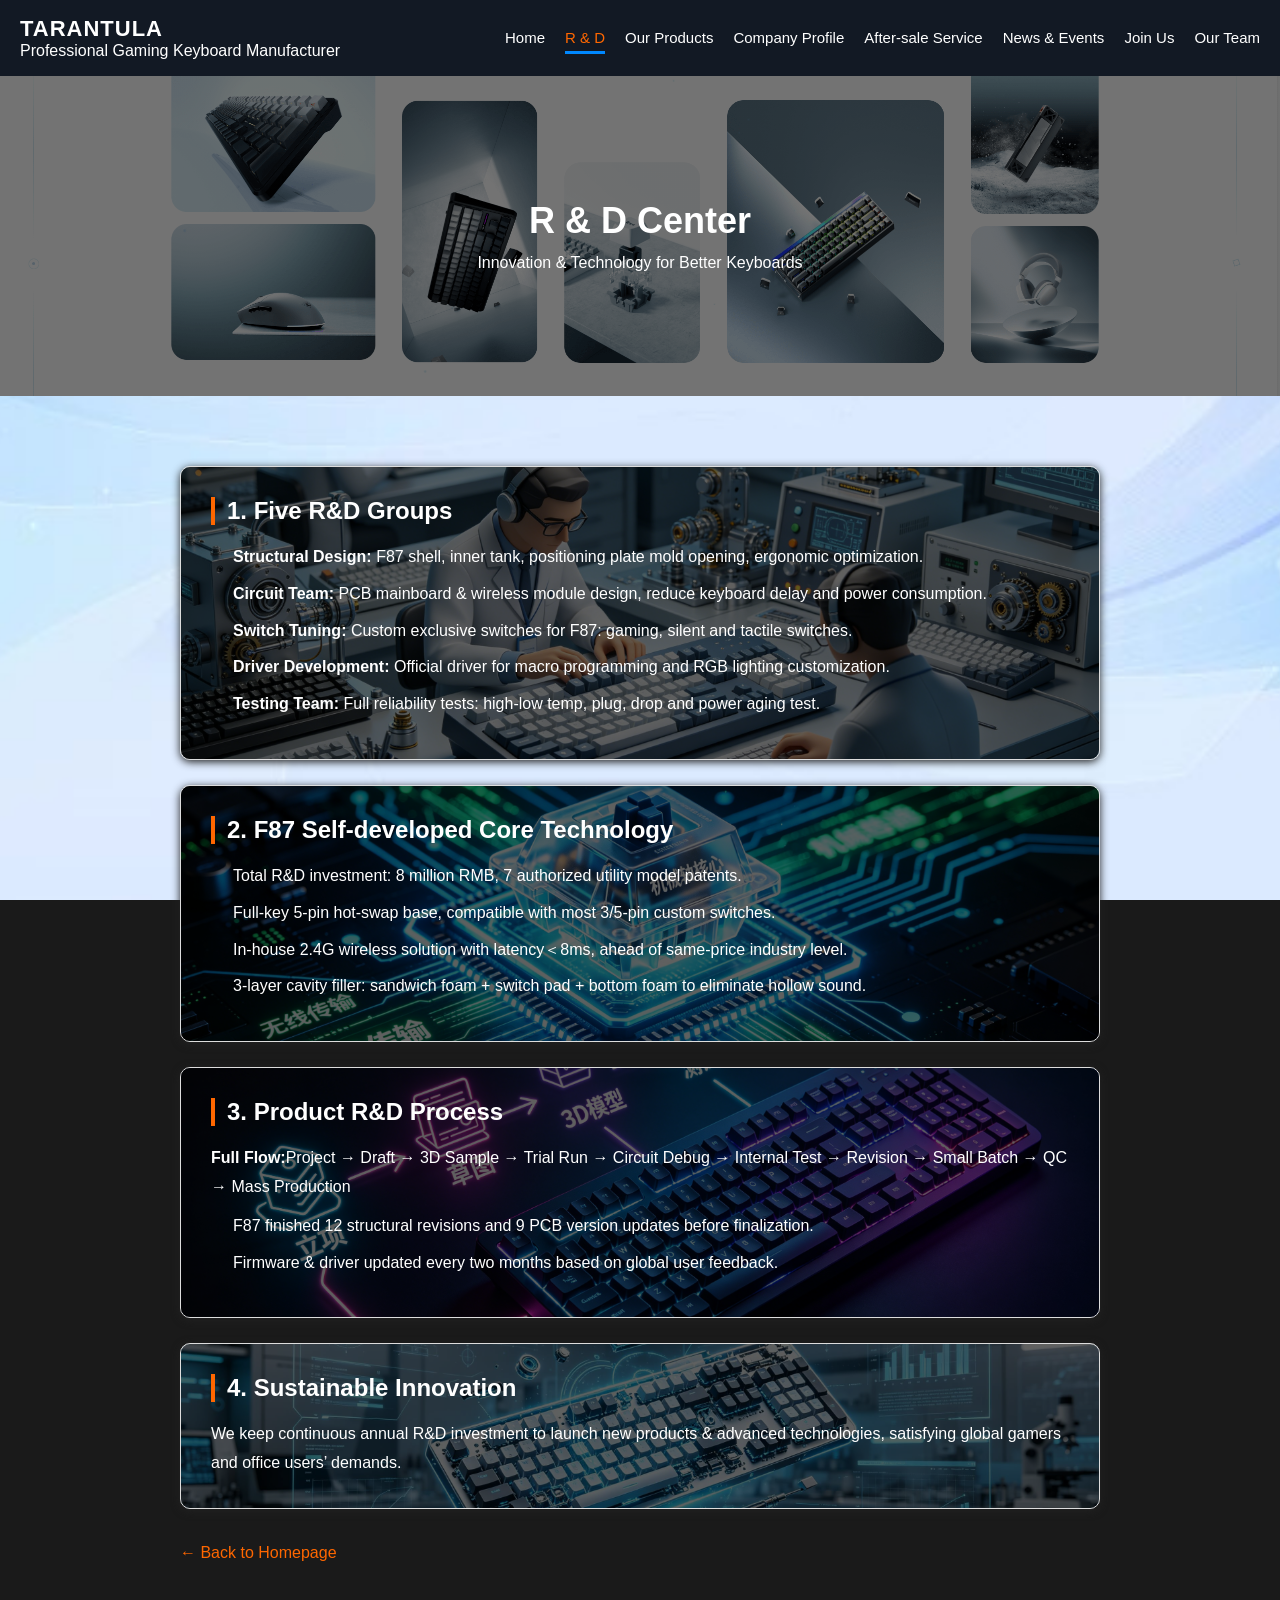
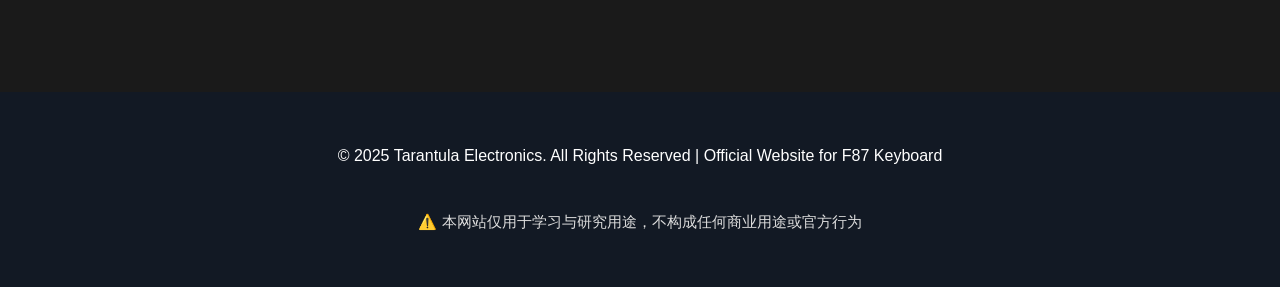
<file: pages/rd.html>
<!DOCTYPE html>
<html lang="en">
<head>
    <meta charset="UTF-8">
    <meta name="viewport" content="width=device-width, initial-scale=1.0">
    <title>R & D | Tarantula</title>
    <link rel="stylesheet" href="../css/style.css">
    <style>
        /* 页面整体背景 rd0，顶部banner独立图片不共用rd0 */
        body {
            margin: 0;
            background: url("../img/rd0.jpg") center/cover fixed no-repeat;
            background-color: #1a1a1a;
        }
        /* 头部横幅单独保留原独立背景，不和rd0复用 */
        .rd-banner {
            height: 320px;
            background: linear-gradient(rgba(0,0,0,0.55), rgba(0,0,0,0.55)), url('../img/rd-banner.png') center/cover no-repeat;
            color: #fff;
            display: flex;
            flex-direction: column;
            align-items: center;
            justify-content: center;
            text-align: center;
        }
        .rd-banner h1 { font-size: 36px; margin-bottom: 12px; }
        .rd-main { padding: 70px 20px; max-width: 960px; margin: 0 auto; }
        /* 卡片通用样式 */
        .rd-card{
            border:1px solid #ddd;
            border-radius:10px;
            padding:30px;
            margin-bottom:25px;
            box-shadow:0 2px 8px #222;
            position: relative;
            overflow: hidden;
        }
        /* 四张卡片独立背景 rd1~rd4 */
        .card-1{background: url("../img/rd1.jpg") center/cover no-repeat;}
        .card-2{background: url("../img/rd2.jpg") center/cover no-repeat;}
        .card-3{background: url("../img/rd3.jpg") center/cover no-repeat;}
        .card-4{background: url("../img/rd4.jpg") center/cover no-repeat;}
        /* 半透明黑色遮罩 */
        .rd-card::before{
            content:"";
            position:absolute;
            inset:0;
            background:rgba(0,0,0,0.62);
            z-index:1;
        }
        .card-content{
            position:relative;
            z-index:2;
            color:#fff;
        }
        .rd-card h2{
            margin:0 0 18px;
            color:#fff;
            border-left:4px solid #ff6700;
            padding-left:12px;
        }
        .rd-main ul { color: #fff; margin: 10px 0 10px 22px; line-height:1.8; }
        .rd-main li { margin-bottom:8px; }
        .rd-main p {color:#fff;line-height:1.8}
        .back { color: #ff6700; margin-top:10px; display: inline-block; }
        .footer p{color:#fff; text-align:center; padding:20px 0; margin:0;}
        .header-nav a{color:#fff;text-decoration:none;}
        .header-nav a.active{color:#ff6700;}
        .header-nav ul{display:flex;gap:20px;list-style:none;padding:0;}
    </style>
</head>
<body>


<header class="header-nav">
    <div class="container">
        <div class="logo">
            <h2>TARANTULA</h2>
            <span style="color:#fff;">Professional Gaming Keyboard Manufacturer</span>
        </div>
        <nav class="nav-menu">
            <ul>
                <li><a href="../index.html">Home</a></li>
                <li><a href="rd.html" class="active">R & D</a></li>
                <li><a href="products.html">Our Products</a></li>
                <li><a href="company.html">Company Profile</a></li>
                <li><a href="service.html">After-sale Service</a></li>
                <li><a href="news.html">News & Events</a></li>
                <li><a href="join.html">Join Us</a></li>
                <li><a href="team.html">Our Team</a></li>
            </ul>
        </nav>
    </div>
</header>

<section class="rd-banner">
    <h1>R & D Center</h1>
    <p>Innovation & Technology for Better Keyboards</p>
</section>

<section class="rd-main container">
    <!-- 1.Five R&D Groups rd1 -->
    <div class="rd-card card-1">
        <div class="card-content">
            <h2>1. Five R&D Groups</h2>
            <ul>
                <li><strong>Structural Design:</strong> F87 shell, inner tank, positioning plate mold opening, ergonomic optimization.</li>
                <li><strong>Circuit Team:</strong> PCB mainboard & wireless module design, reduce keyboard delay and power consumption.</li>
                <li><strong>Switch Tuning:</strong> Custom exclusive switches for F87: gaming, silent and tactile switches.</li>
                <li><strong>Driver Development:</strong> Official driver for macro programming and RGB lighting customization.</li>
                <li><strong>Testing Team:</strong> Full reliability tests: high-low temp, plug, drop and power aging test.</li>
            </ul>
        </div>
    </div>

    <!-- 2.F87 Core Self-developed Tech rd2 -->
    <div class="rd-card card-2">
        <div class="card-content">
            <h2>2. F87 Self-developed Core Technology</h2>
            <ul>
                <li>Total R&D investment: 8 million RMB, 7 authorized utility model patents.</li>
                <li>Full-key 5-pin hot-swap base, compatible with most 3/5-pin custom switches.</li>
                <li>In-house 2.4G wireless solution with latency＜8ms, ahead of same-price industry level.</li>
                <li>3-layer cavity filler: sandwich foam + switch pad + bottom foam to eliminate hollow sound.</li>
            </ul>
        </div>
    </div>

    <!--3.Product R&D Process rd3-->
    <div class="rd-card card-3">
        <div class="card-content">
            <h2>3. Product R&D Process</h2>
            <p><strong>Full Flow:</strong>Project → Draft → 3D Sample → Trial Run → Circuit Debug → Internal Test → Revision → Small Batch → QC → Mass Production</p>
            <ul>
                <li>F87 finished 12 structural revisions and 9 PCB version updates before finalization.</li>
                <li>Firmware & driver updated every two months based on global user feedback.</li>
            </ul>
        </div>
    </div>

    <!--4.Sustainable Innovation rd4-->
    <div class="rd-card card-4">
        <div class="card-content">
            <h2>4. Sustainable Innovation</h2>
            <p>We keep continuous annual R&D investment to launch new products & advanced technologies, satisfying global gamers and office users’ demands.</p>
        </div>
    </div>

    <a href="../index.html" class="back">← Back to Homepage</a>
</section>

<footer class="footer">
    <div class="container">
        <p>© 2025 Tarantula Electronics. All Rights Reserved | Official Website for F87 Keyboard</p>
         <p style="margin-top:8px;font-size:15px;color:#ddd;">⚠️ 本网站仅用于学习与研究用途，不构成任何商业用途或官方行为</p>
    </div>
</footer>
</body>
</html>
</file>
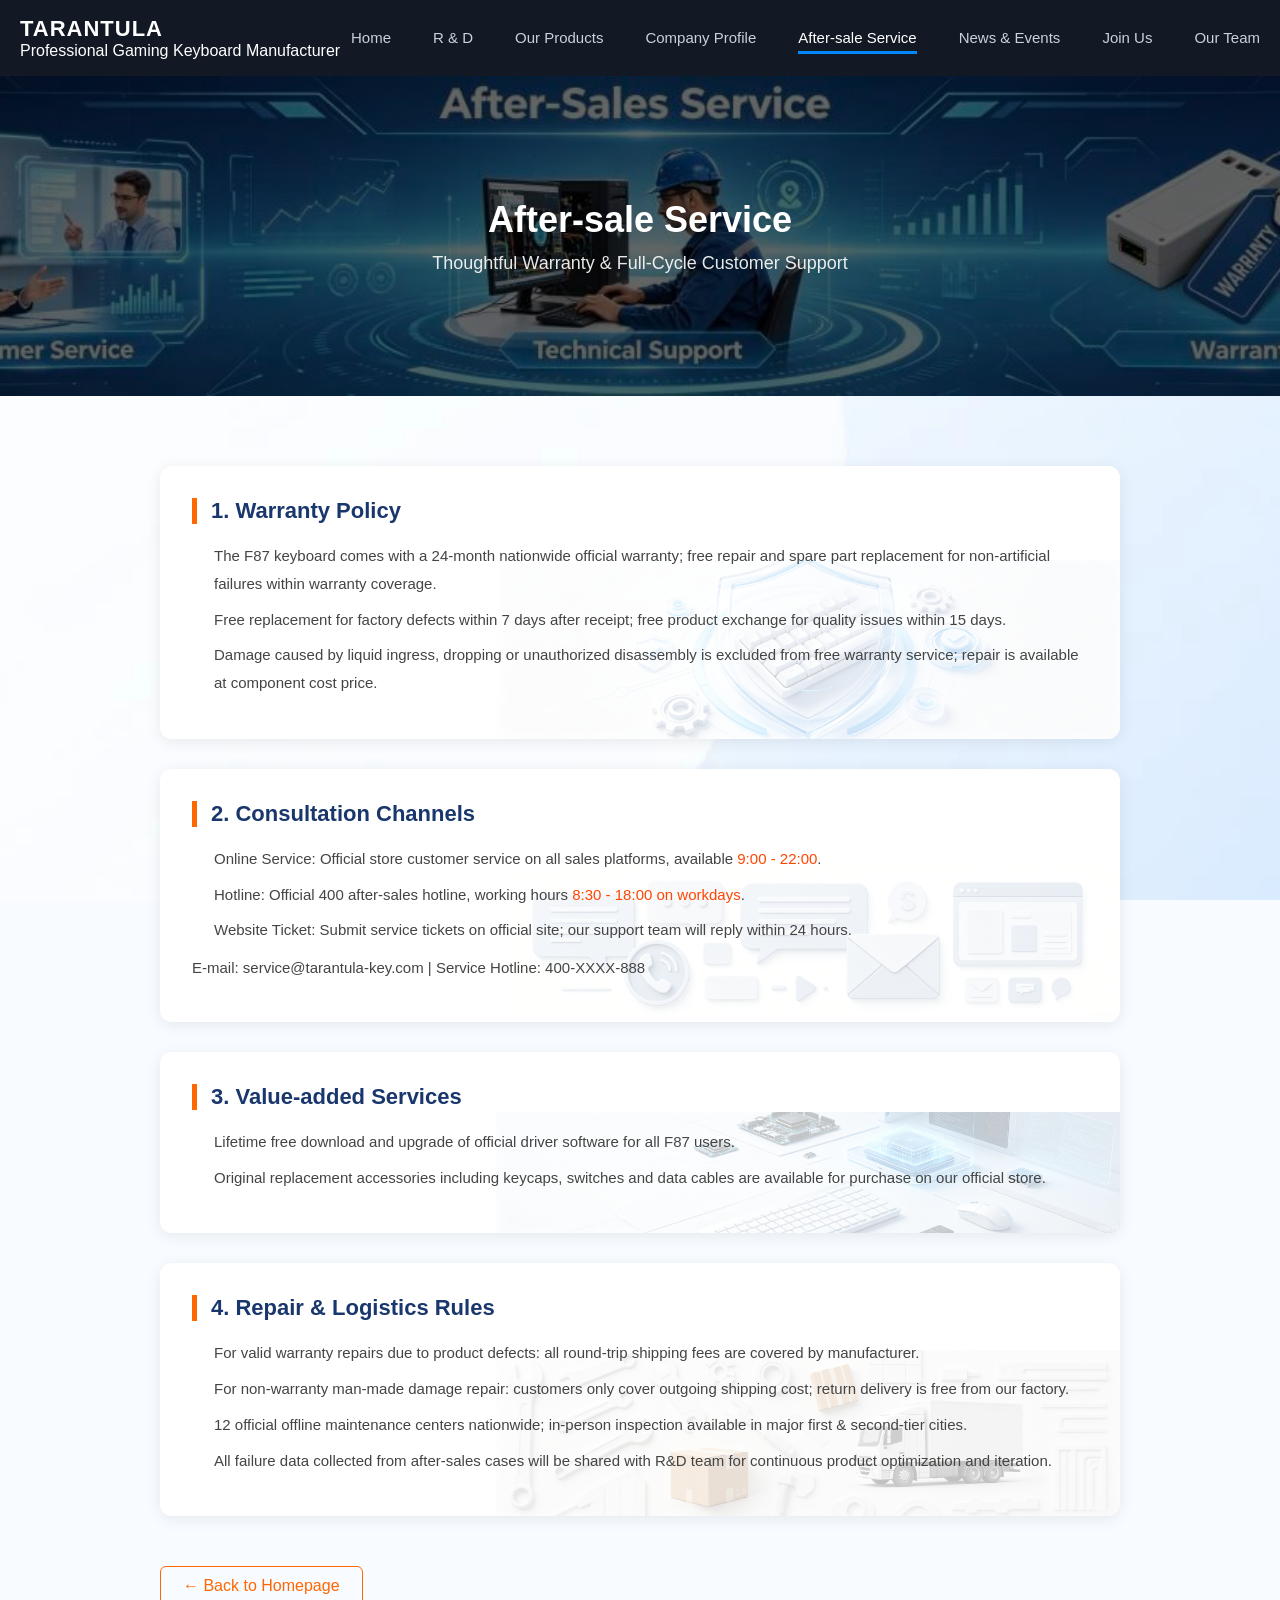
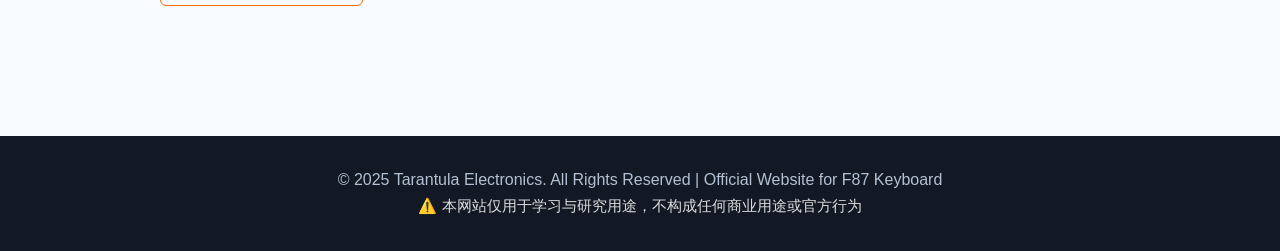
<file: pages/service.html>
<!DOCTYPE html>
<html lang="en">
<head>
    <meta charset="UTF-8">
    <meta name="viewport" content="width=device-width, initial-scale=1.0">
    <title>After-sale Service | Tarantula</title>
    <link rel="stylesheet" href="../css/style.css">
    <style>
        /* 全局页面背景：浅蓝色波纹铺满整个页面 */
        body{
            margin:0;
            background: url('../img/page-bg-blue.jpg') center top / cover no-repeat;
            background-attachment: fixed;
            background-color:#f8fbff;
        }
        /* Banner Style */
        .ser-banner {
            height: 320px;
            background: linear-gradient(rgba(0,0,0,0.6), rgba(0,0,0,0.6)), url('../img/service1.jpg') center/cover no-repeat;
            color: #fff;
            display: flex;
            flex-direction: column;
            align-items: center;
            justify-content: center;
            text-align: center;
        }
        .ser-banner h1 {font-size:36px;margin-bottom:12px;}
        .ser-banner p {font-size:18px;opacity:0.9;}

        /* Main Container & Card Layout */
        .ser-wrap{
            padding:70px 20px;
            max-width:1000px;
            margin:0 auto;
        }
        .service-card{
            background:#ffffff;
            border-radius:12px;
            box-shadow: 0 3px 15px rgba(0,0,0,0.08);
            padding:32px;
            margin-bottom:30px;
            transition: all 0.3s ease;
            /* 统一配置：图片居底部、横向平铺压缩、低透明度 */
            background-repeat: no-repeat;
            background-position: bottom right;
            background-size: 65% auto;
            position: relative;
            overflow: hidden;
        }
        /* 蒙版：弱化卡片内配图，保证文字可读性 */
        .service-card::after{
            content:"";
            position:absolute;
            left:0;top:0;right:0;bottom:0;
            background:rgba(255,255,255,0.75);
            z-index:1;
        }
        /* 内容层级上浮，盖在蒙版上方 */
        .service-card > *{
            position:relative;
            z-index:2;
        }
        /* 四个卡片分别绑定对应背景图 */
        .card-1{background-image:url('../img/card-warranty.jpg');}
        .card-2{background-image:url('../img/card-contact.jpg');}
        .card-3{background-image:url('../img/card-extra.jpg');}
        .card-4{background-image:url('../img/card-logistics.jpg');}

        .service-card:hover{
            transform: translateY(-5px);
            box-shadow: 0 8px 25px rgba(0,0,0,0.12);
        }
        .service-card h2{
            margin:0 0 18px 0;
            color:#19376D;
            font-size:22px;
            border-left:5px solid #ff6700;
            padding-left:14px;
        }
        .service-card p,.service-card li{
            color:#444;
            line-height:1.85;
            font-size:15px;
            margin:8px 0;
        }
        .service-card ul{
            padding-left:22px;
            margin:10px 0;
        }
        /* Highlight important info */
        .contact-highlight{
            color:#ff4500;
            font-weight:500;
        }
        /* Back Button */
        .back{
            color:#ff6700;
            margin-top:20px;
            display:inline-block;
            padding:10px 22px;
            border:1px solid #ff6700;
            border-radius:6px;
            transition:0.3s;
        }
        .back:hover{
            background:#ff6700;
            color:#fff;
        }
    </style>
</head>
<body>
<header class="header-nav">
    <div class="container">
        <div class="logo">
            <h2>TARANTULA</h2>
            <span style="color:#fff;">Professional Gaming Keyboard Manufacturer</span>
        </div>
        <nav class="nav-menu">
            <ul>
                <li><a href="../index.html">Home</a></li>
                <li><a href="rd.html">R & D</a></li>
                <li><a href="products.html">Our Products</a></li>
                <li><a href="company.html">Company Profile</a></li>
                <li><a href="service.html" class="active">After-sale Service</a></li>
                <li><a href="news.html">News & Events</a></li>
                <li><a href="join.html">Join Us</a></li>
                <li><a href="team.html">Our Team</a></li>
            </ul>
        </nav>
    </div>
</header>

<section class="ser-banner">
    <h1>After-sale Service</h1>
    <p>Thoughtful Warranty & Full-Cycle Customer Support</p>
</section>

<section class="ser-wrap container">
    <!-- 1.Warranty Terms → 质保盾牌图 card-1 -->
    <div class="service-card card-1">
        <h2>1. Warranty Policy</h2>
        <ul>
            <li>The F87 keyboard comes with a 24-month nationwide official warranty; free repair and spare part replacement for non-artificial failures within warranty coverage.</li>
            <li>Free replacement for factory defects within 7 days after receipt; free product exchange for quality issues within 15 days.</li>
            <li>Damage caused by liquid ingress, dropping or unauthorized disassembly is excluded from free warranty service; repair is available at component cost price.</li>
        </ul>
    </div>

    <!-- 2.Support Contact Channels → 电话消息图 card-2 -->
    <div class="service-card card-2">
        <h2>2. Consultation Channels</h2>
        <ul>
            <li>Online Service: Official store customer service on all sales platforms, available <span class="contact-highlight">9:00 - 22:00</span>.</li>
            <li>Hotline: Official 400 after-sales hotline, working hours <span class="contact-highlight">8:30 - 18:00 on workdays</span>.</li>
            <li>Website Ticket: Submit service tickets on official site; our support team will reply within 24 hours.</li>
        </ul>
        <p class="contact-highlight">E-mail: service@tarantula-key.com | Service Hotline: 400-XXXX-888</p>
    </div>

    <!-- 3.Value-added Services → 芯片驱动图 card-3 -->
    <div class="service-card card-3">
        <h2>3. Value-added Services</h2>
        <ul>
            <li>Lifetime free download and upgrade of official driver software for all F87 users.</li>
            <li>Original replacement accessories including keycaps, switches and data cables are available for purchase on our official store.</li>
        </ul>
    </div>

    <!-- 4.Return & Shipping Regulation → 货车物流图 card-4 -->
    <div class="service-card card-4">
        <h2>4. Repair & Logistics Rules</h2>
        <ul>
            <li>For valid warranty repairs due to product defects: all round-trip shipping fees are covered by manufacturer.</li>
            <li>For non-warranty man-made damage repair: customers only cover outgoing shipping cost; return delivery is free from our factory.</li>
            <li>12 official offline maintenance centers nationwide; in-person inspection available in major first & second-tier cities.</li>
            <li>All failure data collected from after-sales cases will be shared with R&D team for continuous product optimization and iteration.</li>
        </ul>
    </div>

    <a href="../index.html" class="back">← Back to Homepage</a>
</section>

<footer class="footer">
    <div class="container">
        <p>© 2025 Tarantula Electronics. All Rights Reserved | Official Website for F87 Keyboard</p>
        <p style="margin-top:8px;font-size:15px;color:#ddd;">⚠️ 本网站仅用于学习与研究用途，不构成任何商业用途或官方行为</p>
    </div>
</footer>
</body>
</html>
</file>
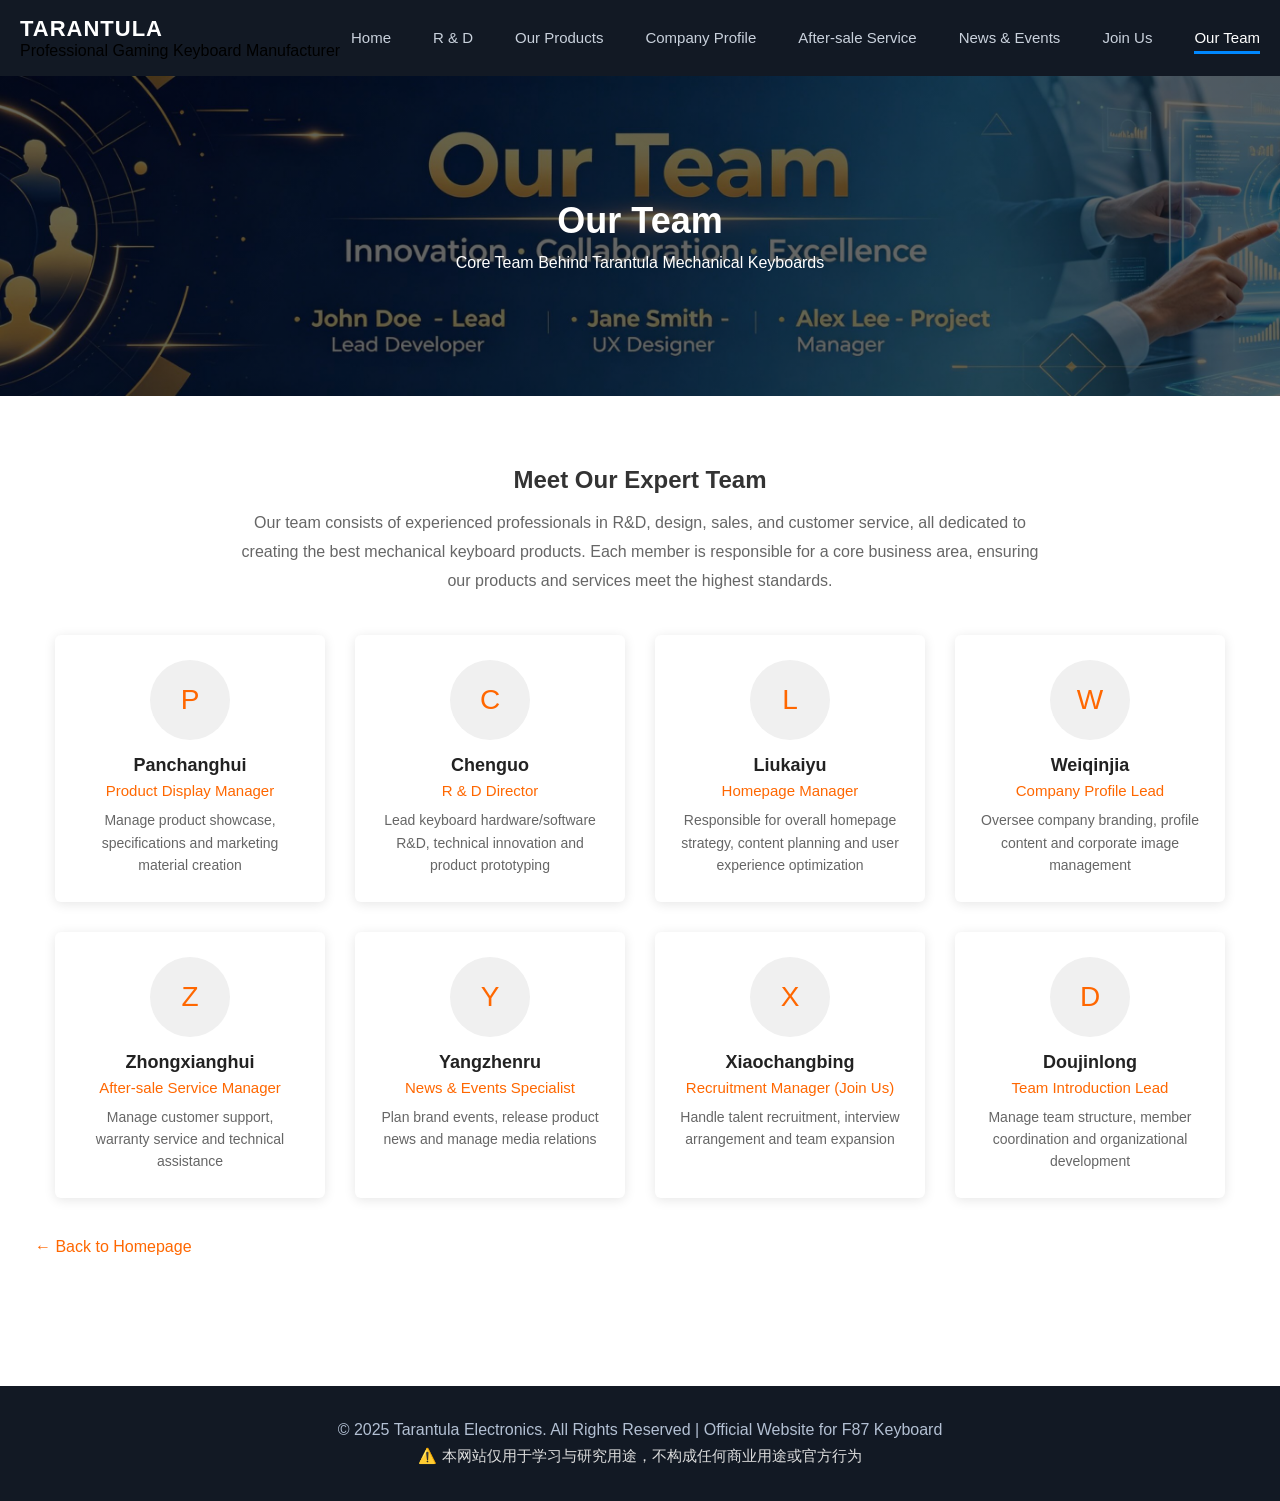
<file: pages/team.html>
<!DOCTYPE html>
<html lang="en">
<head>
    <meta charset="UTF-8">
    <meta name="viewport" content="width=device-width, initial-scale=1.0">
    <title>Our Team | Tarantula</title>
    <link rel="stylesheet" href="../css/style.css">
    <style>
        .team-banner {
            height: 320px;
            background: linear-gradient(rgba(0,0,0,0.6), rgba(0,0,0,0.6)), url('../img/team1.jpg') center/cover no-repeat;
            background-size: cover;
            background-position: center;
            color: #fff;
            display: flex;
            flex-direction: column;
            align-items: center;
            justify-content: center;
            text-align: center;
        }
        .team-banner h1 {font-size:36px;margin-bottom:12px;}
        .team-wrap{padding:70px 0;}
        .team-grid{display:grid;grid-template-columns:repeat(4,1fr);gap:30px;max-width:1200px;margin:0 auto;padding:0 15px;}
        .team-card{
            background:#fff;
            box-shadow:0 2px 12px rgba(0,0,0,0.1);
            padding:25px;
            text-align:center;
            border-radius:6px;
            transition: transform 0.3s, box-shadow 0.3s;
        }
        .team-card:hover {
            transform: translateY(-8px);
            box-shadow: 0 8px 24px rgba(0,0,0,0.15);
        }
        .team-avatar {
            width: 80px;
            height: 80px;
            border-radius: 50%;
            background: #f0f0f0;
            margin: 0 auto 15px;
            display: flex;
            align-items: center;
            justify-content: center;
            font-size: 28px;
            color: #ff6700;
        }
        .team-card h3{color:#222;margin:10px 0 6px;font-size:18px;}
        .team-card .role{color:#ff6700;font-size:15px;margin-bottom:10px;display:block;}
        .team-card .responsibility{color:#666;font-size:14px;line-height:1.6;}
        .back{color:#ff6700;margin-top:40px;display:inline-block;max-width:1200px;margin:40px auto 0;padding:0 15px;}
        .team-desc {
            max-width: 1200px;
            margin: 0 auto 40px;
            padding: 0 15px;
            text-align: center;
        }
        .team-desc h2 {
            font-size: 24px;
            color: #333;
            margin-bottom: 15px;
        }
        .team-desc p {
            color: #666;
            line-height: 1.8;
            max-width: 800px;
            margin: 0 auto;
        }
    </style>
</head>
<body>
<header class="header-nav">
    <div class="container">
        <div class="logo">
            <h2>TARANTULA</h2>
            <span>Professional Gaming Keyboard Manufacturer</span>
        </div>
        <nav class="nav-menu">
            <ul>
                <li><a href="../index.html">Home</a></li>
                <li><a href="rd.html">R & D</a></li>
                <li><a href="products.html">Our Products</a></li>
                <li><a href="company.html">Company Profile</a></li>
                <li><a href="service.html">After-sale Service</a></li>
                <li><a href="news.html">News & Events</a></li>
                <li><a href="join.html">Join Us</a></li>
                <li><a href="team.html" class="active">Our Team</a></li>
            </ul>
        </nav>
    </div>
</header>

<section class="team-banner">
    <h1>Our Team</h1>
    <p>Core Team Behind Tarantula Mechanical Keyboards</p>
</section>

<section class="team-wrap">
    <div class="team-desc">
        <h2>Meet Our Expert Team</h2>
        <p>Our team consists of experienced professionals in R&D, design, sales, and customer service, all dedicated to creating the best mechanical keyboard products. Each member is responsible for a core business area, ensuring our products and services meet the highest standards.</p>
    </div>
    <div class="team-grid">
        <div class="team-card">
            <div class="team-avatar">P</div>
            <h3>Panchanghui</h3>
            <span class="role">Product Display Manager</span>
            <span class="responsibility">Manage product showcase, specifications and marketing material creation</span>
        </div>
        <div class="team-card">
            <div class="team-avatar">C</div>
            <h3>Chenguo</h3>
            <span class="role">R & D Director</span>
            <span class="responsibility">Lead keyboard hardware/software R&D, technical innovation and product prototyping</span>
        </div>
        <div class="team-card">
            <div class="team-avatar">L</div>
            <h3>Liukaiyu</h3>
            <span class="role">Homepage Manager</span>
            <span class="responsibility">Responsible for overall homepage strategy, content planning and user experience optimization</span>
        </div>
        <div class="team-card">
            <div class="team-avatar">W</div>
            <h3>Weiqinjia</h3>
            <span class="role">Company Profile Lead</span>
            <span class="responsibility">Oversee company branding, profile content and corporate image management</span>
        </div>
        <div class="team-card">
            <div class="team-avatar">Z</div>
            <h3>Zhongxianghui</h3>
            <span class="role">After-sale Service Manager</span>
            <span class="responsibility">Manage customer support, warranty service and technical assistance</span>
        </div>
        <div class="team-card">
            <div class="team-avatar">Y</div>
            <h3>Yangzhenru</h3>
            <span class="role">News & Events Specialist</span>
            <span class="responsibility">Plan brand events, release product news and manage media relations</span>
        </div>
        <div class="team-card">
            <div class="team-avatar">X</div>
            <h3>Xiaochangbing</h3>
            <span class="role">Recruitment Manager (Join Us)</span>
            <span class="responsibility">Handle talent recruitment, interview arrangement and team expansion</span>
        </div>
        <div class="team-card">
            <div class="team-avatar">D</div>
            <h3>Doujinlong</h3>
            <span class="role">Team Introduction Lead</span>
            <span class="responsibility">Manage team structure, member coordination and organizational development</span>
        </div>
    </div>
    <div class="container">
        <a href="../index.html" class="back">← Back to Homepage</a>
    </div>
</section>

<footer class="footer">
    <div class="container">
        <p>© 2025 Tarantula Electronics. All Rights Reserved | Official Website for F87 Keyboard</p>
        <p style="margin-top:8px;font-size:15px;color:#ddd;">⚠️ 本网站仅用于学习与研究用途，不构成任何商业用途或官方行为</p>
    </div>
</footer>
</body>
</html>
</file>
<file: css/style.css>
/*全局重置*/
*{
    margin: 0;
    padding: 0;
    box-sizing: border-box;
    font-family: Arial, Helvetica, sans-serif;
}
a{text-decoration: none;}
ul{list-style: none;}
.container{max-width:1320px;margin:0 auto;padding:0 20px;}

/*顶部深色导航（和截图狼蛛官网导航一致）*/
.header-nav{
    background:#121924;
    padding:16px 0;
    position:sticky;top:0;z-index:999;
}
.header-nav .container{
    display:flex;justify-content:space-between;align-items:center;
}
.logo h2{color:#fff;font-size:22px;letter-spacing:1px;}
.nav-menu ul{display:flex;gap:42px;align-items:center;}
.nav-menu a{
    color:#c9d1dc;
    font-size:15px;
    padding:8px 0;
    position:relative;
}
.nav-menu a.active{color:#fff;}
.nav-menu a.active::after,
.nav-menu a:hover::after{
    content:"";position:absolute;left:0;bottom:0;width:100%;height:3px;background:#0088ff;
}
.nav-menu a:hover{color:#fff;}
.search-box{
    background:#252e3d;
    padding:7px 12px;
    border-radius:4px;
}
.search-box input{background:transparent;border:0;color:#fff;outline:none;}

/*Banner居中文字样式（适配深色产品大图）*/
.banner{
    display:flex;flex-direction:column;align-items:center;justify-content:center;
    color:#fff;text-align:center;
}
.banner-content h1{font-size:56px;margin-bottom:12px;}
.banner-content p{font-size:22px;margin-bottom:32px;opacity:0.95;}
.btn{
    padding:14px 34px;background:#007bff;color:#fff;border-radius:6px;
    transition:0.2s;display:inline-block;
}
.btn:hover{background:#0063d1;transform: translateY(-3px);box-shadow:0 4px 12px rgba(0,123,255,0.3);}

/*产品筛选按钮*/
.product-tab-area{
    padding:50px 0;
}
.product-tab-area h2{font-size:32px;color:#222;margin-bottom:24px;}
.tab-btn-group{display:flex;gap:16px;flex-wrap:wrap;}
.tab-btn{
    padding:12px 30px;border:1px solid #ddd;background:#f7f8fa;border-radius:5px;
    cursor:pointer;transition:0.2s;
}
.tab-btn.active{background:#007bff;color:#fff;border-color:#007bff;}
.tab-btn:hover:not(.active){border-color:#007bff;color:#007bff;}

/*卡片悬浮效果*/
.link-card{transition:0.3s;border:1px solid #eee;}
.link-card:hover{box-shadow:0 5px 18px #e2edf9;transform:translateY(-4px);}

/*页脚*/
.footer{background:#121924;color:#b3c0d3;padding:35px 0;text-align:center;margin-top:60px;}
</file>
